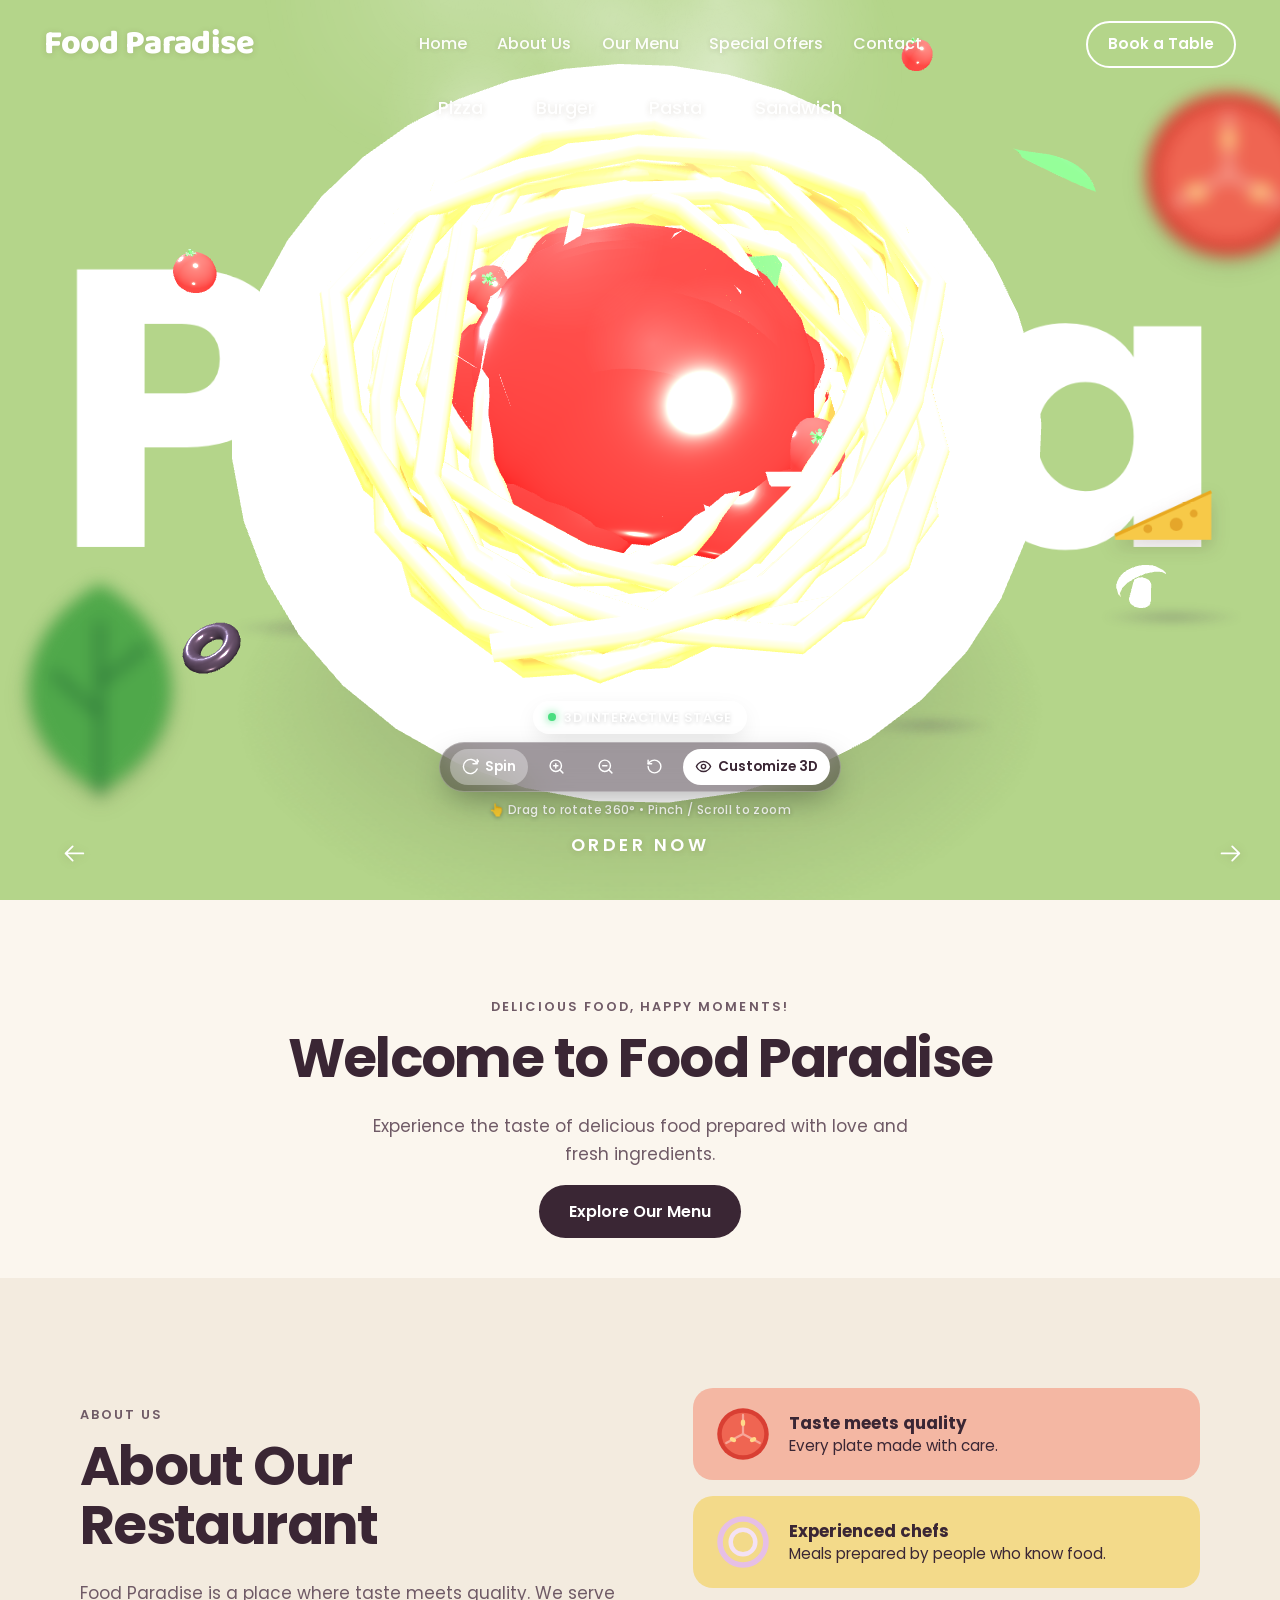
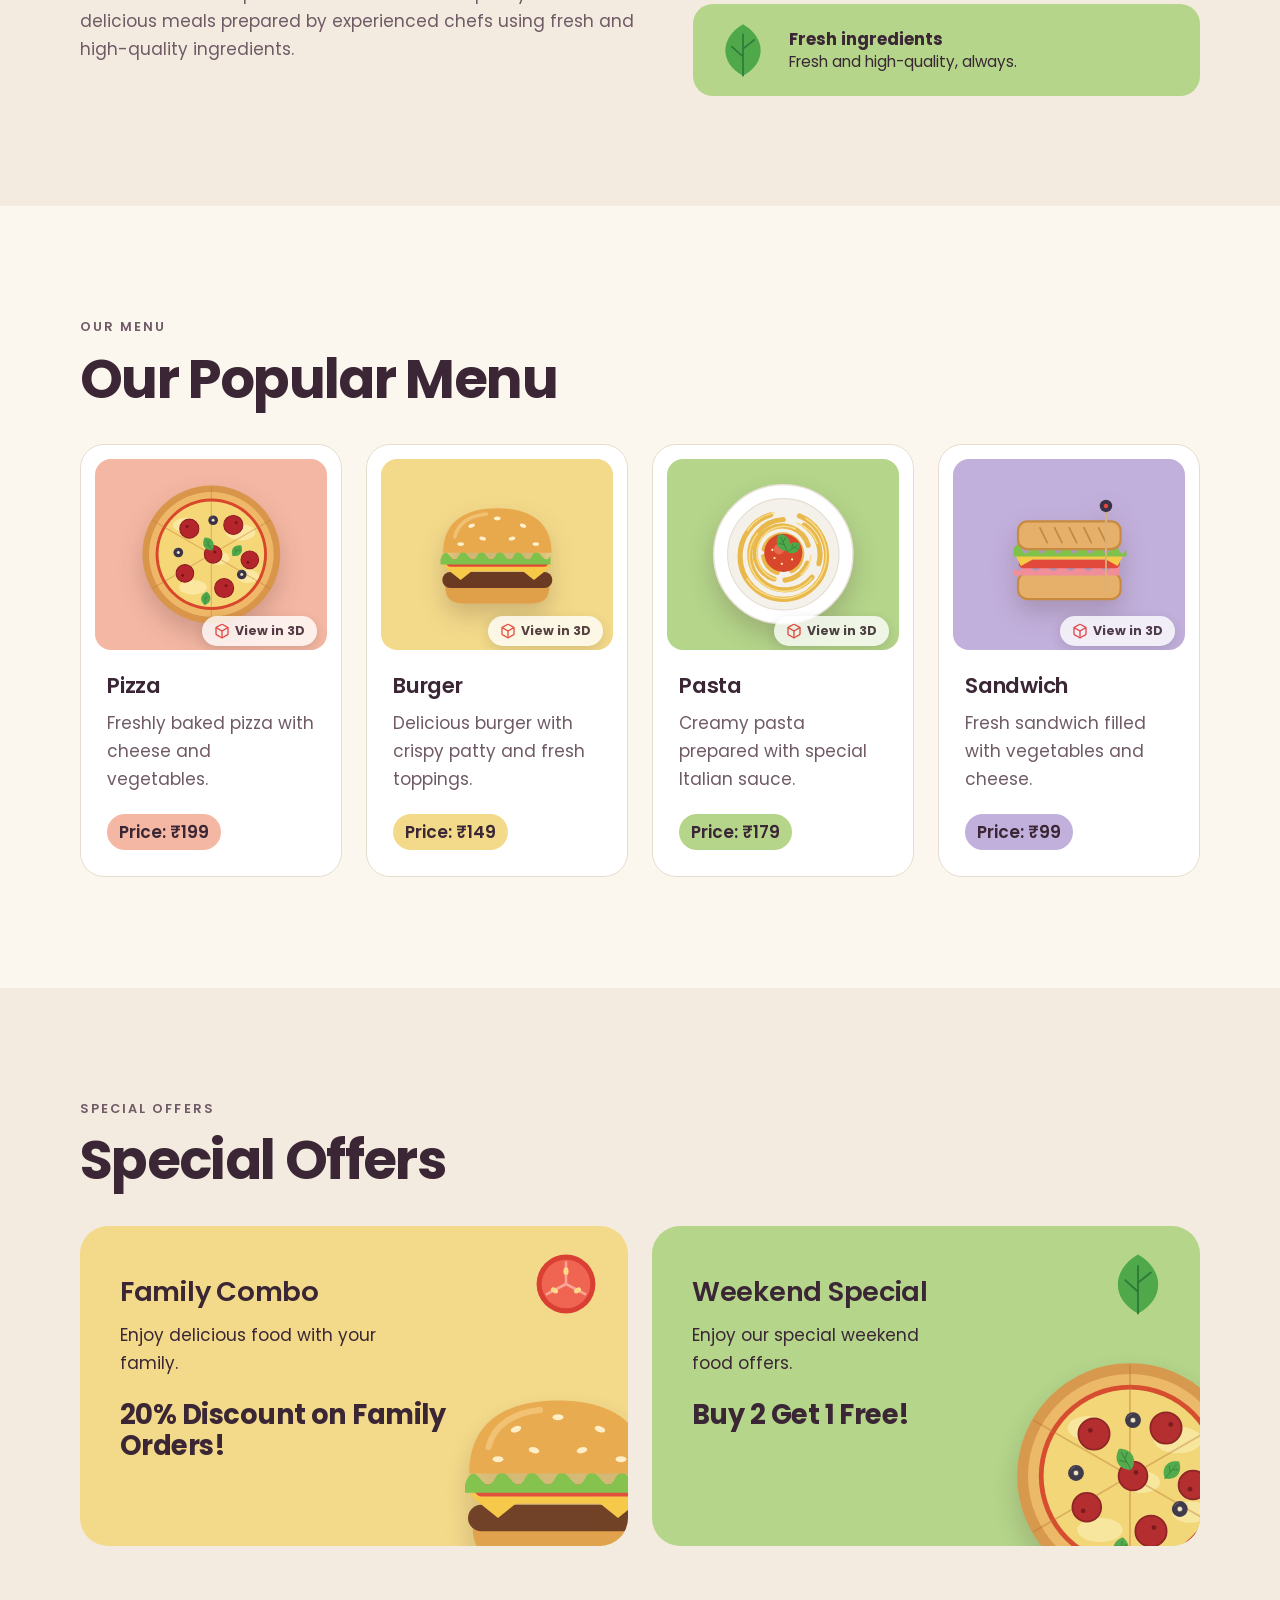
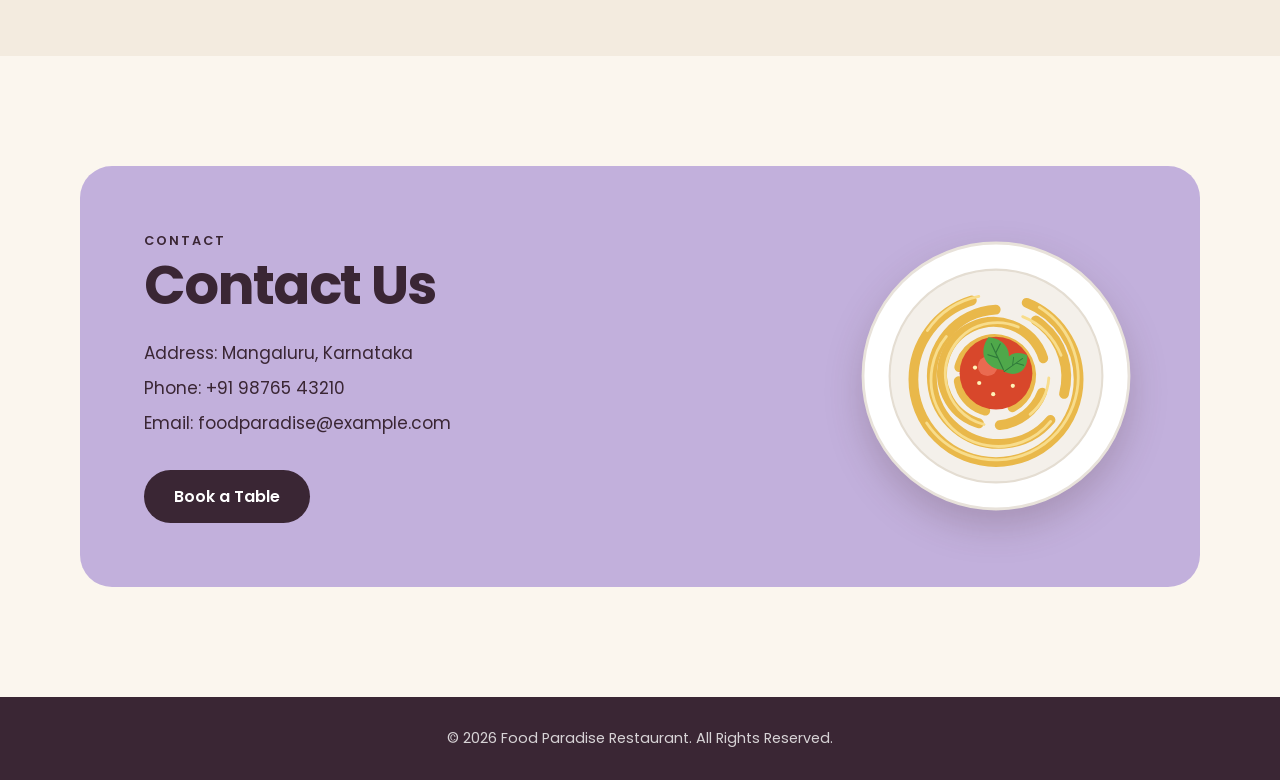
<file: index.html>
<!DOCTYPE html>
<html lang="en">
<head>
    <meta charset="UTF-8">
    <meta name="viewport" content="width=device-width, initial-scale=1.0">
    <title>Food Paradise Restaurant</title>

    <link rel="preconnect" href="https://fonts.googleapis.com">
    <link rel="preconnect" href="https://fonts.gstatic.com" crossorigin>
    <link href="https://fonts.googleapis.com/css2?family=Baloo+2:wght@800&family=Poppins:wght@500;600;700&display=swap" rel="stylesheet">
    <link rel="stylesheet" href="food style.css">
</head>
<body>

<!-- ============ Illustrations (drawn in SVG, reused everywhere) ============ -->
<svg width="0" height="0" style="position:absolute" aria-hidden="true" focusable="false">
  <defs>
    <!-- Ingredients -->
    <symbol id="i-tomato" viewBox="0 0 100 100">
      <circle cx="50" cy="50" r="46" fill="#d93f33"/><circle cx="50" cy="50" r="38" fill="#ef6552"/>
      <path d="M50 50V16M50 50L80 66M50 50L20 66" stroke="#f7a698" stroke-width="4" stroke-linecap="round"/>
      <g fill="#ffd98a"><ellipse cx="50" cy="30" rx="4" ry="6"/><ellipse cx="68" cy="60" rx="4" ry="6" transform="rotate(60 68 60)"/><ellipse cx="32" cy="60" rx="4" ry="6" transform="rotate(-60 32 60)"/></g>
    </symbol>
    <symbol id="i-leaf" viewBox="0 0 100 100">
      <path d="M50 4C92 28 92 74 50 96 8 74 8 28 50 4Z" fill="#4fa84a"/>
      <path d="M50 96V22M50 62L30 44M50 48L70 32" stroke="#2f7a3a" stroke-width="3" fill="none" stroke-linecap="round"/>
    </symbol>
    <symbol id="i-olive" viewBox="0 0 100 100">
      <circle cx="50" cy="50" r="44" fill="#3a3347"/><circle cx="50" cy="50" r="15" fill="#f3e9d0"/>
      <circle cx="50" cy="50" r="15" fill="none" stroke="#2a2434" stroke-width="3"/>
      <path d="M20 34a34 34 0 0 1 22-18" stroke="#6b5f80" stroke-width="5" fill="none" stroke-linecap="round"/>
    </symbol>
    <symbol id="i-cheese" viewBox="0 0 100 100">
      <path d="M6 74L94 34V78H6Z" fill="#f7c948"/><path d="M6 74L94 34" stroke="#e8a920" stroke-width="3"/>
      <g fill="#e5a62a"><circle cx="62" cy="64" r="6"/><circle cx="36" cy="68" r="4"/><circle cx="78" cy="54" r="3.5"/></g>
    </symbol>
    <symbol id="i-onion" viewBox="0 0 100 100">
      <circle cx="50" cy="50" r="41" fill="none" stroke="#e6bfe6" stroke-width="10"/>
      <circle cx="50" cy="50" r="22" fill="none" stroke="#f4e2f4" stroke-width="8"/>
    </symbol>
    <symbol id="i-chili" viewBox="0 0 100 100">
      <path d="M24 24C54 18 88 40 84 80 82 92 70 90 68 76 64 54 48 42 22 40Z" fill="#d9362f"/>
      <path d="M24 24l-10-10M24 24c-8 2-12 8-10 16" stroke="#3f8f3d" stroke-width="8" stroke-linecap="round" fill="none"/>
    </symbol>
    <symbol id="i-mushroom" viewBox="0 0 100 100">
      <path d="M8 54C8 22 30 8 50 8s42 14 42 46Z" fill="#c8a07a"/>
      <rect x="36" y="52" width="28" height="38" rx="12" fill="#f3e6d3"/>
      <g fill="#e2c6a4"><circle cx="34" cy="32" r="5"/><circle cx="62" cy="26" r="4"/><circle cx="72" cy="42" r="4"/></g>
    </symbol>
    <symbol id="i-pepperoni" viewBox="0 0 100 100">
      <circle cx="50" cy="50" r="44" fill="#b5262c"/><circle cx="50" cy="50" r="44" fill="none" stroke="#8f1c22" stroke-width="4"/>
      <g fill="#8f1c22"><circle cx="34" cy="38" r="5"/><circle cx="62" cy="34" r="4"/><circle cx="56" cy="62" r="5"/><circle cx="30" cy="62" r="4"/><circle cx="72" cy="56" r="3"/></g>
    </symbol>
    <symbol id="i-lettuce" viewBox="0 0 100 100">
      <path d="M50 6C65 4 74 14 84 18 96 26 90 40 94 52 98 66 84 76 78 84 68 96 54 90 50 96 40 90 30 96 20 84 12 76 2 66 6 52 8 40 4 26 16 18 26 14 36 4 50 6Z" fill="#8fd35a"/>
      <path d="M50 94V28M50 62L28 44M50 50L72 34" stroke="#5aa534" stroke-width="3" fill="none" stroke-linecap="round"/>
    </symbol>

    <!-- Dishes -->
    <symbol id="d-pizza" viewBox="0 0 400 400">
      <circle cx="200" cy="200" r="188" fill="#d9964b"/>
      <circle cx="200" cy="200" r="170" fill="#efb868"/>
      <circle cx="200" cy="200" r="152" fill="#d8472b"/>
      <circle cx="200" cy="200" r="144" fill="#f6d778"/>
      <g fill="#fbe7a0"><ellipse cx="130" cy="120" rx="34" ry="20"/><ellipse cx="280" cy="140" rx="40" ry="22"/><ellipse cx="300" cy="260" rx="30" ry="18"/><ellipse cx="150" cy="290" rx="38" ry="20"/><ellipse cx="220" cy="210" rx="30" ry="18"/></g>
      <path d="M200 200V14M200 200L361 107M200 200L361 293M200 200V386M200 200L39 293M200 200L39 107" stroke="#b9702f" stroke-opacity=".4" stroke-width="3"/>
      <g stroke="#8f1c22" stroke-width="3" fill="#b5262c">
        <circle cx="140" cy="130" r="26"/><circle cx="260" cy="120" r="26"/><circle cx="305" cy="215" r="24"/>
        <circle cx="235" cy="292" r="26"/><circle cx="128" cy="252" r="24"/><circle cx="205" cy="200" r="24"/>
      </g>
      <g fill="#7a1219"><circle cx="134" cy="124" r="4"/><circle cx="268" cy="114" r="4"/><circle cx="300" cy="222" r="4"/><circle cx="240" cy="286" r="4"/><circle cx="122" cy="258" r="4"/><circle cx="210" cy="194" r="4"/></g>
      <use href="#i-leaf" x="170" y="150" width="44" height="44" transform="rotate(-30 192 172)"/>
      <use href="#i-leaf" x="250" y="170" width="40" height="40" transform="rotate(40 270 190)"/>
      <use href="#i-leaf" x="165" y="300" width="40" height="40" transform="rotate(10 185 320)"/>
      <use href="#i-olive" x="95" y="180" width="30" height="30"/><use href="#i-olive" x="268" y="240" width="30" height="30"/>
      <use href="#i-olive" x="190" y="92" width="30" height="30"/>
    </symbol>

    <symbol id="d-burger" viewBox="0 0 400 400">
      <g transform="translate(0,-18)">
        <path d="M58 306H342Q342 352 296 352H104Q58 352 58 306Z" fill="#e0a04a"/>
        <rect x="50" y="266" width="300" height="44" rx="22" fill="#6b3a22"/>
        <path d="M52 248H348L330 264L300 288L270 264H130L100 288L70 264Z" fill="#f7c948"/>
        <rect x="62" y="232" width="276" height="20" rx="10" fill="#e2493a"/>
        <path d="M45 232q10-30 25-10t25 0 25 0 25 0 25 0 25 0 25 0 25 0 25 0 25 0 25 0 25 0V246H45Z" fill="#7fc24b"/>
        <path d="M52 214C52 124 118 92 200 92S348 124 348 214Z" fill="#e8a94d"/>
        <path d="M84 170C94 130 130 112 170 108" stroke="#f5cc84" stroke-width="10" fill="none" stroke-linecap="round" opacity=".7"/>
        <g fill="#fff1cc"><ellipse cx="130" cy="140" rx="9" ry="5" transform="rotate(-20 130 140)"/><ellipse cx="200" cy="120" rx="9" ry="5"/><ellipse cx="270" cy="140" rx="9" ry="5" transform="rotate(20 270 140)"/><ellipse cx="160" cy="175" rx="9" ry="5" transform="rotate(15 160 175)"/><ellipse cx="240" cy="175" rx="9" ry="5" transform="rotate(-15 240 175)"/><ellipse cx="100" cy="190" rx="9" ry="5"/><ellipse cx="305" cy="190" rx="9" ry="5"/></g>
      </g>
    </symbol>

    <symbol id="d-pasta" viewBox="0 0 400 400">
      <circle cx="200" cy="200" r="190" fill="#ffffff" stroke="#e8e2da" stroke-width="4"/>
      <circle cx="200" cy="200" r="152" fill="#f4f0ea" stroke="#e4ddd2" stroke-width="3"/>
      <g fill="none" stroke-linecap="round">
        <g stroke="#e9b84a" stroke-width="14">
          <circle cx="200" cy="205" r="118" stroke-dasharray="520 80 140 40"/>
          <circle cx="204" cy="198" r="96" stroke-dasharray="380 60 120 50" transform="rotate(40 200 200)"/>
          <circle cx="198" cy="204" r="74" stroke-dasharray="300 50 80 30" transform="rotate(110 200 200)"/>
          <circle cx="202" cy="200" r="52" stroke-dasharray="200 40 60 20" transform="rotate(200 200 200)"/>
        </g>
        <g stroke="#f8dd8c" stroke-width="4">
          <circle cx="200" cy="202" r="118" stroke-dasharray="260 140 90 90" transform="rotate(20 200 200)"/>
          <circle cx="204" cy="196" r="96" stroke-dasharray="200 120 80 100" transform="rotate(100 200 200)"/>
          <circle cx="198" cy="202" r="74" stroke-dasharray="160 90 60 70" transform="rotate(170 200 200)"/>
        </g>
      </g>
      <circle cx="200" cy="196" r="52" fill="#d8472b"/>
      <circle cx="188" cy="186" r="14" fill="#ea6a50"/>
      <g fill="#fff3b8"><circle cx="176" cy="210" r="3"/><circle cx="214" cy="178" r="3"/><circle cx="224" cy="214" r="3"/><circle cx="196" cy="226" r="3"/><circle cx="170" cy="188" r="3"/></g>
      <use href="#i-leaf" x="172" y="140" width="56" height="56" transform="rotate(-25 200 168)"/>
      <use href="#i-leaf" x="206" y="160" width="44" height="44" transform="rotate(55 228 182)"/>
    </symbol>

    <symbol id="d-sandwich" viewBox="0 0 400 400">
      <rect x="60" y="250" width="280" height="72" rx="26" fill="#e6b06a" stroke="#c88a3f" stroke-width="6"/>
      <path d="M48 238q12 14 24 0t24 0 24 0 24 0 24 0 24 0 24 0 24 0 24 0 24 0 24 0 24 0V258H48Z" fill="#f08e9a"/>
      <rect x="62" y="214" width="276" height="24" rx="12" fill="#e2493a"/>
      <path d="M50 198H350L332 232L300 214H100L68 232Z" fill="#f7c948"/>
      <path d="M48 186q11-24 22 0t22 0 22 0 22 0 22 0 22 0 22 0 22 0 22 0 22 0 22 0 22 0 22 0 22 0V206H48Z" fill="#7fc24b"/>
      <rect x="60" y="110" width="280" height="76" rx="26" fill="#e6b06a" stroke="#c88a3f" stroke-width="6"/>
      <g stroke="#a86a2a" stroke-width="5" stroke-linecap="round" opacity=".55"><path d="M120 128l20 40M160 128l20 40M200 128l20 40M240 128l20 40M280 128l20 40"/></g>
      <path d="M300 300V66" stroke="#d9b27a" stroke-width="5" stroke-linecap="round"/>
      <circle cx="300" cy="68" r="17" fill="#3a3347"/><circle cx="300" cy="68" r="6" fill="#e2493a"/>
    </symbol>
  </defs>
</svg>

    <!-- ===================== HEADER ===================== -->
    <header class="site-header" id="top">
        <a class="logo" href="#home" aria-label="Food Paradise, home">Food Paradise</a>

        <nav class="nav" aria-label="Main">
            <a href="#home">Home</a>
            <a href="#about">About Us</a>
            <a href="#menu">Our Menu</a>
            <a href="#special">Special Offers</a>
            <a href="#contact">Contact</a>
        </nav>

        <a class="head-cta" href="#contact">Book a Table</a>
        <button class="menu-btn" type="button" aria-label="Open menu" aria-expanded="false">
            <span></span><span></span><span></span>
        </button>
    </header>

    <main>

    <!-- ===================== HOME / HERO SLIDER ===================== -->
    <section id="home" class="hero" aria-label="Featured dishes">
        <h1 class="sr-only">Food Paradise: Delicious Food, Happy Moments!</h1>

        <div class="stage">

            <div class="slide" data-bg="#F4B7A3" data-word="Pizza" data-dish="d-pizza"
                 data-pieces="tomato,leaf,olive,mushroom,pepperoni,pepperoni,leaf">
                <div class="cap">
                    <b>Pizza</b>
                    <span>Freshly baked pizza with cheese and vegetables.</span>
                    <em>Price: ₹199</em>
                </div>
            </div>

            <div class="slide" data-bg="#F3DA8A" data-word="Burger" data-dish="d-burger"
                 data-pieces="tomato,lettuce,onion,cheese,olive,tomato,lettuce">
                <div class="cap">
                    <b>Burger</b>
                    <span>Delicious burger with crispy patty and fresh toppings.</span>
                    <em>Price: ₹149</em>
                </div>
            </div>

            <div class="slide" data-bg="#B4D58A" data-word="Pasta" data-dish="d-pasta"
                 data-pieces="tomato,leaf,chili,cheese,mushroom,leaf,tomato">
                <div class="cap">
                    <b>Pasta</b>
                    <span>Creamy pasta prepared with special Italian sauce.</span>
                    <em>Price: ₹179</em>
                </div>
            </div>

            <div class="slide" data-bg="#C2B0DC" data-word="Sandwich" data-dish="d-sandwich"
                 data-pieces="lettuce,tomato,cheese,olive,onion,cheese,lettuce">
                <div class="cap">
                    <b>Sandwich</b>
                    <span>Fresh sandwich filled with vegetables and cheese.</span>
                    <em>Price: ₹99</em>
                </div>
            </div>
        </div>

        <!-- Slider UI -->
        <div class="ui">
            <div class="tabs rise" style="--d:.33s" role="tablist" aria-label="Dishes">
                <button class="tab" type="button">Pizza</button>
                <button class="tab" type="button">Burger</button>
                <button class="tab" type="button">Pasta</button>
                <button class="tab" type="button">Sandwich</button>
                <span class="tab-line"></span>
            </div>

            <button class="arrow prev rise" style="--d:.49s" type="button" aria-label="Previous dish">
                <svg viewBox="0 0 28 28" fill="none" stroke="#fff" stroke-width="2" stroke-linecap="round" stroke-linejoin="round"><path d="M24 14H4M12 6l-8 8 8 8"/></svg>
            </button>
            <a class="order rise" style="--d:.57s" href="#menu">ORDER NOW</a>
            <button class="arrow next rise" style="--d:.65s" type="button" aria-label="Next dish">
                <svg viewBox="0 0 28 28" fill="none" stroke="#fff" stroke-width="2" stroke-linecap="round" stroke-linejoin="round"><path d="M4 14h20M16 6l8 8-8 8"/></svg>
            </button>
        </div>
    </section>

    <!-- ===================== WELCOME ===================== -->
    <section class="intro">
        <div class="wrap narrow">
            <p class="eyebrow">Delicious Food, Happy Moments!</p>
            <h2>Welcome to Food Paradise</h2>
            <p>Experience the taste of delicious food prepared with love and fresh ingredients.</p>
            <a class="btn" href="#menu"><button type="button">Explore Our Menu</button></a>
        </div>
    </section>

    <!-- ===================== ABOUT ===================== -->
    <section id="about" class="section alt">
        <div class="wrap about-grid">
            <div>
                <p class="eyebrow">About Us</p>
                <h2>About Our Restaurant</h2>
                <p>
                    Food Paradise is a place where taste meets quality.
                    We serve delicious meals prepared by experienced chefs
                    using fresh and high-quality ingredients.
                </p>
            </div>
            <ul class="chips">
                <li style="--c:#F4B7A3"><svg><use href="#i-tomato"/></svg><span><b>Taste meets quality</b>Every plate made with care.</span></li>
                <li style="--c:#F3DA8A"><svg><use href="#i-onion"/></svg><span><b>Experienced chefs</b>Meals prepared by people who know food.</span></li>
                <li style="--c:#B4D58A"><svg><use href="#i-leaf"/></svg><span><b>Fresh ingredients</b>Fresh and high-quality, always.</span></li>
            </ul>
        </div>
    </section>

    <!-- ===================== MENU ===================== -->
    <section id="menu" class="section">
        <div class="wrap">
            <p class="eyebrow">Our Menu</p>
            <h2>Our Popular Menu</h2>

            <div class="cards menu-cards">
                <div class="card" style="--c:#F4B7A3">
                    <div class="card-art"><svg class="dish"><use href="#d-pizza"/></svg></div>
                    <h3>Pizza</h3>
                    <p>Freshly baked pizza with cheese and vegetables.</p>
                    <p class="price">Price: ₹199</p>
                </div>

                <div class="card" style="--c:#F3DA8A">
                    <div class="card-art"><svg class="dish"><use href="#d-burger"/></svg></div>
                    <h3>Burger</h3>
                    <p>Delicious burger with crispy patty and fresh toppings.</p>
                    <p class="price">Price: ₹149</p>
                </div>

                <div class="card" style="--c:#B4D58A">
                    <div class="card-art"><svg class="dish"><use href="#d-pasta"/></svg></div>
                    <h3>Pasta</h3>
                    <p>Creamy pasta prepared with special Italian sauce.</p>
                    <p class="price">Price: ₹179</p>
                </div>

                <div class="card" style="--c:#C2B0DC">
                    <div class="card-art"><svg class="dish"><use href="#d-sandwich"/></svg></div>
                    <h3>Sandwich</h3>
                    <p>Fresh sandwich filled with vegetables and cheese.</p>
                    <p class="price">Price: ₹99</p>
                </div>
            </div>
        </div>
    </section>

    <!-- ===================== SPECIAL OFFERS ===================== -->
    <section id="special" class="section alt">
        <div class="wrap">
            <p class="eyebrow">Special Offers</p>
            <h2>Special Offers</h2>

            <div class="cards offer-cards">
                <div class="offer" style="--c:#F3DA8A">
                    <svg class="deco d1"><use href="#d-burger"/></svg>
                    <svg class="deco d2"><use href="#i-tomato"/></svg>
                    <h3>Family Combo</h3>
                    <p>Enjoy delicious food with your family.</p>
                    <p class="big">20% Discount on Family Orders!</p>
                </div>

                <div class="offer" style="--c:#B4D58A">
                    <svg class="deco d1"><use href="#d-pizza"/></svg>
                    <svg class="deco d2"><use href="#i-leaf"/></svg>
                    <h3>Weekend Special</h3>
                    <p>Enjoy our special weekend food offers.</p>
                    <p class="big">Buy 2 Get 1 Free!</p>
                </div>
            </div>
        </div>
    </section>

    <!-- ===================== CONTACT ===================== -->
    <section id="contact" class="section">
        <div class="wrap">
            <div class="contact-box">
                <div>
                    <p class="eyebrow">Contact</p>
                    <h2>Contact Us</h2>
                    <p>Address: Mangaluru, Karnataka</p>
                    <p>Phone: +91 98765 43210</p>
                    <p>Email: foodparadise@example.com</p>
                    <button type="button">Book a Table</button>
                </div>
                <svg class="contact-art" aria-hidden="true"><use href="#d-pasta"/></svg>
            </div>
        </div>
    </section>

    </main>

    <footer>
        <p>© 2026 Food Paradise Restaurant. All Rights Reserved.</p>
    </footer>

<script>
(() => {
  const $  = (s, r = document) => r.querySelector(s);
  const $$ = (s, r = document) => [...r.querySelectorAll(s)];
  const NS = 'http://www.w3.org/2000/svg';

  const hero   = $('#home');
  const slides = $$('.slide');
  const tabs   = $$('.tab');
  const line   = $('.tab-line');
  const header = $('.site-header');
  const RM     = matchMedia('(prefers-reduced-motion: reduce)').matches;

  const FW = 1440, FH = 900;
  const LAYERS = [['word', .40], ['shadow', .30], ['dish', .15], ['fruit', .55], ['corner', .75], ['cap', .15]];
  const FRUIT  = [[383,178,104,0],[960,232,118,0],[295,478,129,-8],[1247,455,123,15],[968,590,110,30]];
  const CORNER = [[-15,590,255,0],[1282,40,200,0]];
  const SHADOWS = [[345,650,170,24],[720,676,340,30],[1318,638,160,22],[1045,760,150,22]];

  const el = (tag, cls, css) => { const e = document.createElement(tag); if (cls) e.className = cls; if (css) e.style.cssText = css; return e; };
  const svgUse = (id) => {
    const s = document.createElementNS(NS, 'svg'); const u = document.createElementNS(NS, 'use');
    u.setAttribute('href', '#' + id); s.appendChild(u); return s;
  };

  /* ---------- Build each slide ---------- */
  slides.forEach(s => {
    s.style.background = s.dataset.bg;
    const cap = $('.cap', s);
    const frame = el('div', 'frame');
    s._l = {};
    LAYERS.forEach(([n]) => { s._l[n] = el('div', 'layer l-' + n); frame.appendChild(s._l[n]); });

    s._word = el('div', 'word'); s._word.textContent = s.dataset.word; s._l.word.appendChild(s._word);

    SHADOWS.forEach(([cx, cy, w, h]) =>
      s._l.shadow.appendChild(el('div', 'shadow', `left:${cx - w/2}px;top:${cy - h/2}px;width:${w}px;height:${h}px`)));

    const dish = el('div', 'dish-wrap', 'left:500px;top:222px;width:440px;height:440px');
    dish.appendChild(svgUse(s.dataset.dish)); s._l.dish.appendChild(dish);

    const ids = s.dataset.pieces.split(',');
    const mk = (id, [x, y, w, r], layer) => {
      const p = el('div', 'piece', `left:${x}px;top:${y}px;width:${w}px;height:${w}px`);
      const b = el('div', 'bob', `--r:${r}deg;--d:${(3.2 + Math.random() * 1.8).toFixed(2)}s;--dl:-${(Math.random() * 4).toFixed(2)}s`);
      b.appendChild(svgUse('i-' + id)); p.appendChild(b); layer.appendChild(p);
    };
    FRUIT.forEach((slot, i)  => mk(ids[i],     slot, s._l.fruit));
    CORNER.forEach((slot, i) => mk(ids[5 + i], slot, s._l.corner));

    s._l.cap.appendChild(cap);
    s.appendChild(frame); s._frame = frame;
  });

  /* ---------- Scaling + word fitting ---------- */
  const ctx = document.createElement('canvas').getContext('2d');
  const isMobile = () => innerWidth <= 820 || innerHeight > innerWidth;
  let u = 1;

  function fitWords() {
    ctx.font = '700 100px Poppins, sans-serif';
    slides.forEach(s => {
      const m = ctx.measureText(s.dataset.word);
      const ink = (m.actualBoundingBoxLeft + m.actualBoundingBoxRight) / 100;
      let F = 445, ls = .005;
      if (isMobile()) {
        const visW = Math.min(FW, innerWidth / u) * .92;
        if (ink * F > visW) { ls = -.035; F = Math.min(445, visW / ink); }
      } else if (ink * F > 1330) { ls = -.035; F = Math.min(445, 1400 / ink); }
      const base = 403.5 + .698 * F / 2;
      Object.assign(s._word.style, { fontSize: F + 'px', letterSpacing: ls + 'em', top: (base - .85 * F) + 'px' });
    });
  }

  function layout() {
    const vw = hero.clientWidth, vh = hero.clientHeight;
    const mobile = isMobile();
    u = mobile ? Math.min(vw / 640, (vh - 200) / 620) : Math.min(vw / FW, vh / FH);
    const fy = mobile ? 8 : 0;
    slides.forEach(s => {
      s._frame.style.transform = `translate(${vw / 2 - 720 * u}px, ${vh / 2 - 450 * u + fy}px) scale(${u})`;
    });
    fitWords(); moveLine(cur);
  }

  /* ---------- Tab underline ---------- */
  let cur = 0, busy = false;
  function moveLine(i) {
    const t = tabs[i]; if (!t) return;
    line.style.width = t.offsetWidth + 'px';
    line.style.transform = `translateX(${t.offsetLeft}px)`;
    tabs.forEach((b, k) => k === i ? b.setAttribute('aria-current', 'true') : b.removeAttribute('aria-current'));
  }

  /* ---------- Transition ---------- */
  const T = [0,.031,.134,.206,.278,.34,.412,.485,.546,.583,.62,.69,.79,.85,.93,1];
  const C = [0,.006,.012,.023,.047,.07,.105,.158,.246,.55,.825,.9,.94,.956,.975,1];
  const DUR = 970;
  const clamp = (v, a, b) => Math.min(b, Math.max(a, v));
  function cover(t) {
    for (let i = 0; i < T.length - 1; i++) if (t <= T[i + 1]) {
      const k = (t - T[i]) / (T[i + 1] - T[i]), s = k * k * (3 - 2 * k);
      return C[i] + (C[i + 1] - C[i]) * s;
    }
    return 1;
  }
  const show = (s, z) => { s.style.visibility = 'visible'; s.style.zIndex = z; };
  const reset = s => { s.style.clipPath = ''; LAYERS.forEach(([n]) => s._l[n].style.transform = ''); };

  function go(to, dir) {
    if (busy || to === cur) return;
    dir = dir || (to > cur ? 1 : -1);
    const A = slides[cur], B = slides[to];
    moveLine(to);
    window.dispatchEvent(new CustomEvent('dishChange', { detail: to }));

    if (RM) {
      A.style.visibility = 'hidden'; A.style.zIndex = 0;
      show(B, 2); cur = to; return;
    }

    busy = true;
    LAYERS.forEach(([n, f]) => B._l[n].style.transform = `translateX(${dir * f * FW}px)`);
    show(B, 1); A.style.zIndex = 2;
    const t0 = performance.now();

    (function step(now) {
      const t = (now - t0) / DUR;
      const c = cover(Math.min(t, 1));
      A.style.clipPath = dir > 0 ? `inset(0 ${c * 100}% 0 0)` : `inset(0 0 0 ${c * 100}%)`;
      const kk = clamp((t - .5) / .42, 0, 1), k = 1 - (1 - kk) * (1 - kk);
      LAYERS.forEach(([n, f]) => {
        A._l[n].style.transform = `translateX(${-dir * c * .14 * FW}px)`;
        B._l[n].style.transform = `translateX(${dir * (1 - k) * f * FW}px)`;
      });
      if (t < 1) return requestAnimationFrame(step);
      A.style.visibility = 'hidden'; A.style.zIndex = 0; reset(A); reset(B);
      B.style.zIndex = 2; cur = to; busy = false;
    })(t0);
  }

  const next = () => go((cur + 1) % slides.length, 1);
  const prev = () => go((cur - 1 + slides.length) % slides.length, -1);

  /* ---------- Controls ---------- */
  let lastUser = 0;
  const touch = () => lastUser = Date.now();
  tabs.forEach((t, i) => t.addEventListener('click', () => { touch(); go(i, i > cur ? 1 : -1); }));
  $('.arrow.next').addEventListener('click', () => { touch(); next(); });
  $('.arrow.prev').addEventListener('click', () => { touch(); prev(); });
  addEventListener('keydown', e => {
    if (e.key === 'ArrowRight') { touch(); next(); }
    if (e.key === 'ArrowLeft')  { touch(); prev(); }
  });

  let px = 0, py = 0, down = false;
  $('.stage').addEventListener('pointerdown', e => { px = e.clientX; py = e.clientY; down = true; });
  addEventListener('pointerup', e => {
    if (!down) return; down = false;
    const dx = e.clientX - px, dy = e.clientY - py;
    if (Math.abs(dx) > 45 && Math.abs(dx) > Math.abs(dy)) { touch(); dx < 0 ? next() : prev(); }
  });

  let inView = true;
  new IntersectionObserver(([e]) => inView = e.isIntersecting, { threshold: .3 }).observe(hero);
  setInterval(() => {
    if (!document.hidden && inView && Date.now() - lastUser > 6000) next();
  }, 4200);

  /* ---------- Header ---------- */
  const onScroll = () => header.classList.toggle('scrolled', scrollY > 40);
  addEventListener('scroll', onScroll, { passive: true }); onScroll();
  const mb = $('.menu-btn');
  mb.addEventListener('click', () => {
    const open = header.classList.toggle('open');
    mb.setAttribute('aria-expanded', open);
  });
  $$('.nav a').forEach(a => a.addEventListener('click', () => { header.classList.remove('open'); mb.setAttribute('aria-expanded', false); }));

  /* ---------- Start ---------- */
  show(slides[0], 2);
  addEventListener('resize', layout);
  layout();

  const start = () => {
    layout();
    if (!RM) LAYERS.forEach(([n, f]) =>
      slides[0]._l[n].animate(
        [{ transform: `translateX(${f * FW}px)` }, { transform: 'translateX(0)' }],
        { duration: 900, easing: 'cubic-bezier(.22,.8,.3,1)' }));
  };
  (document.fonts ? document.fonts.load('700 100px Poppins').then(() => document.fonts.ready) : Promise.resolve()).then(start, start);
})();
</script>

<!-- 3D WebGL Library & Food Paradise 3D Engine -->
<script src="three.min.js"></script>
<script src="food3d.js"></script>
</body>
</html>
</file>
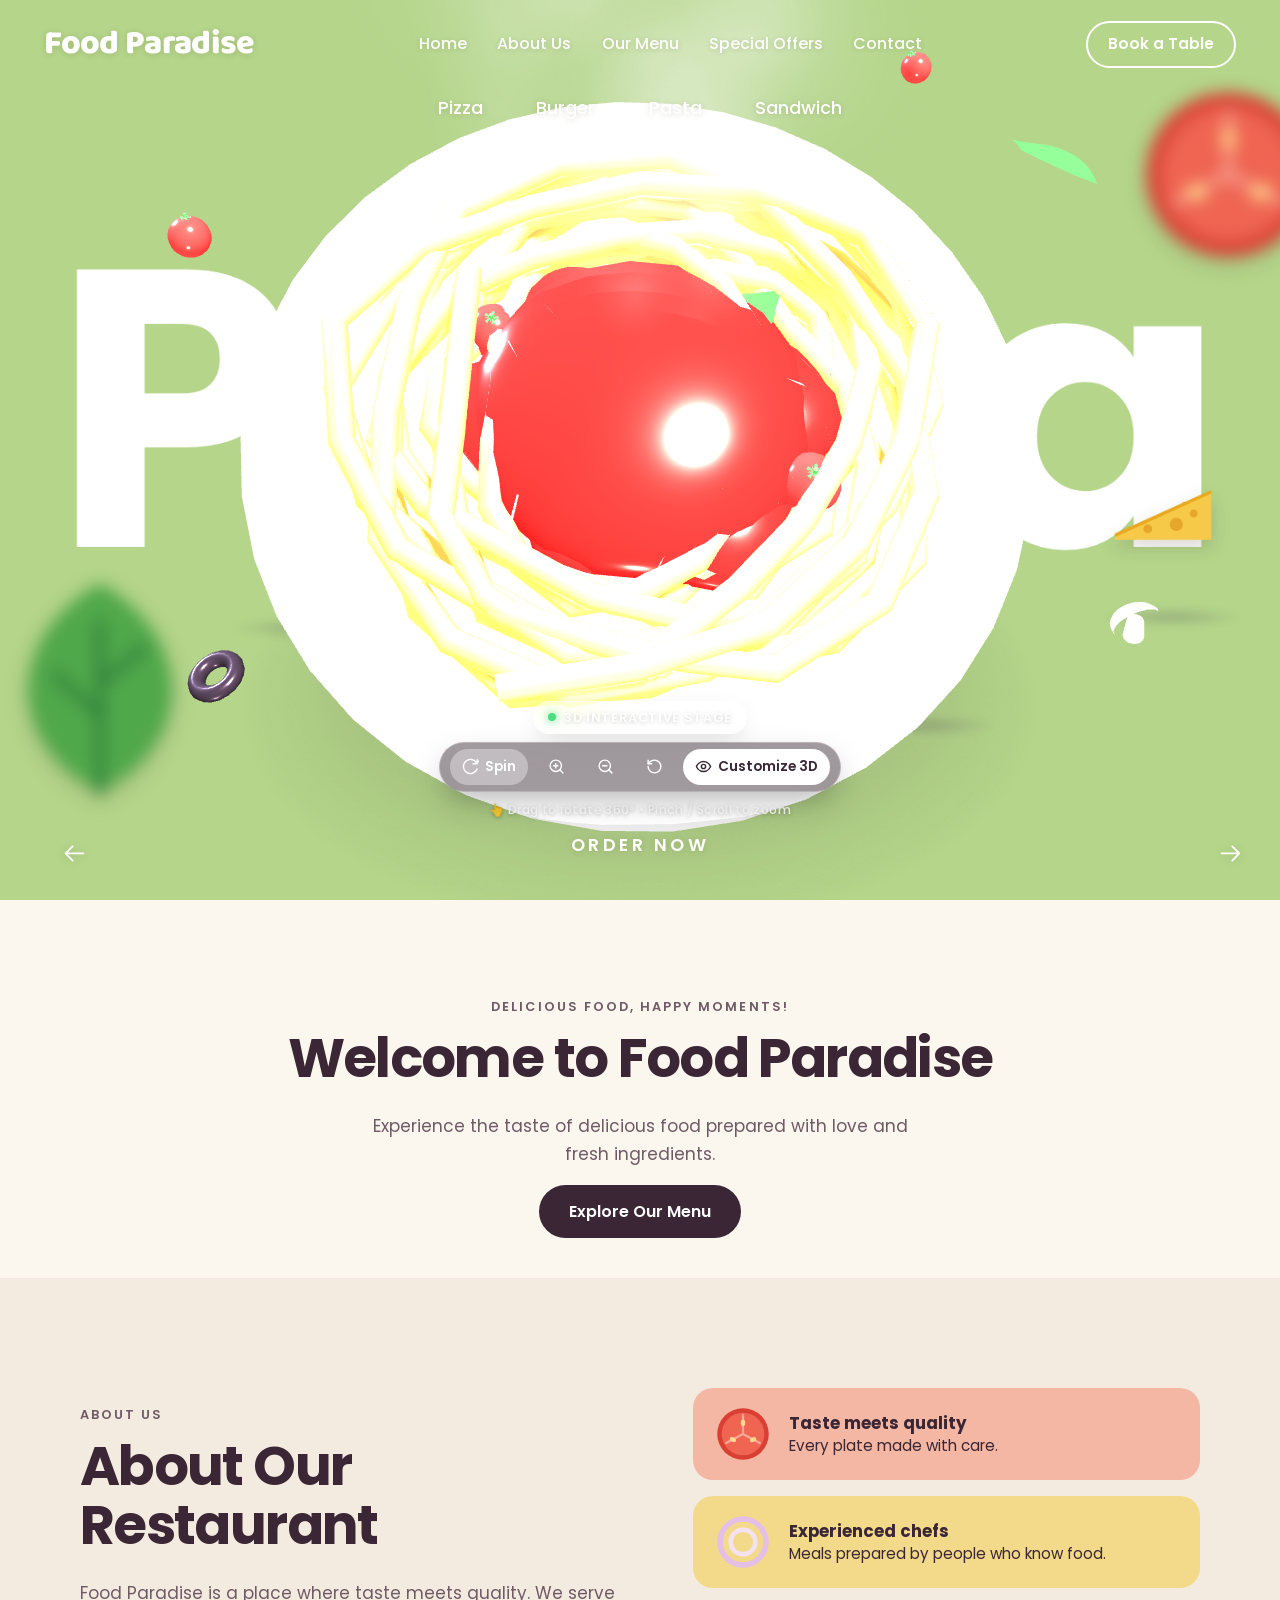
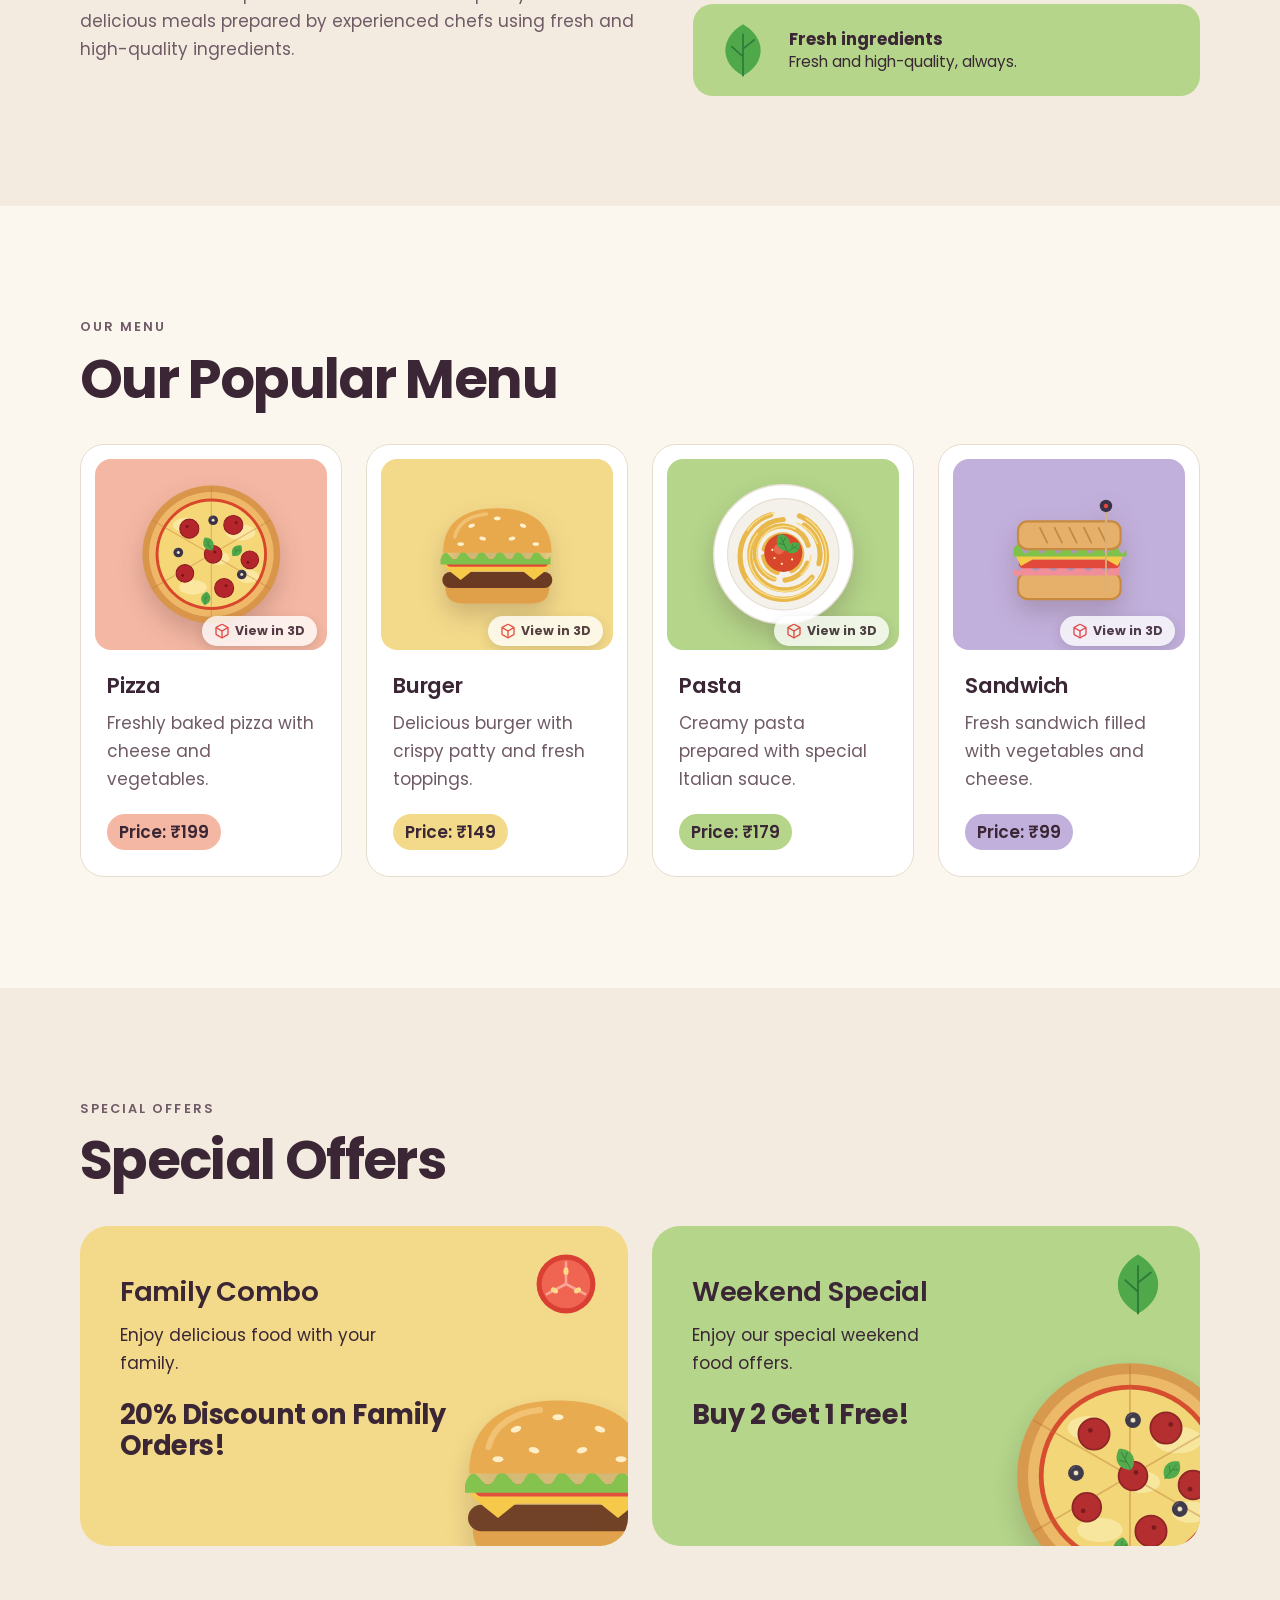
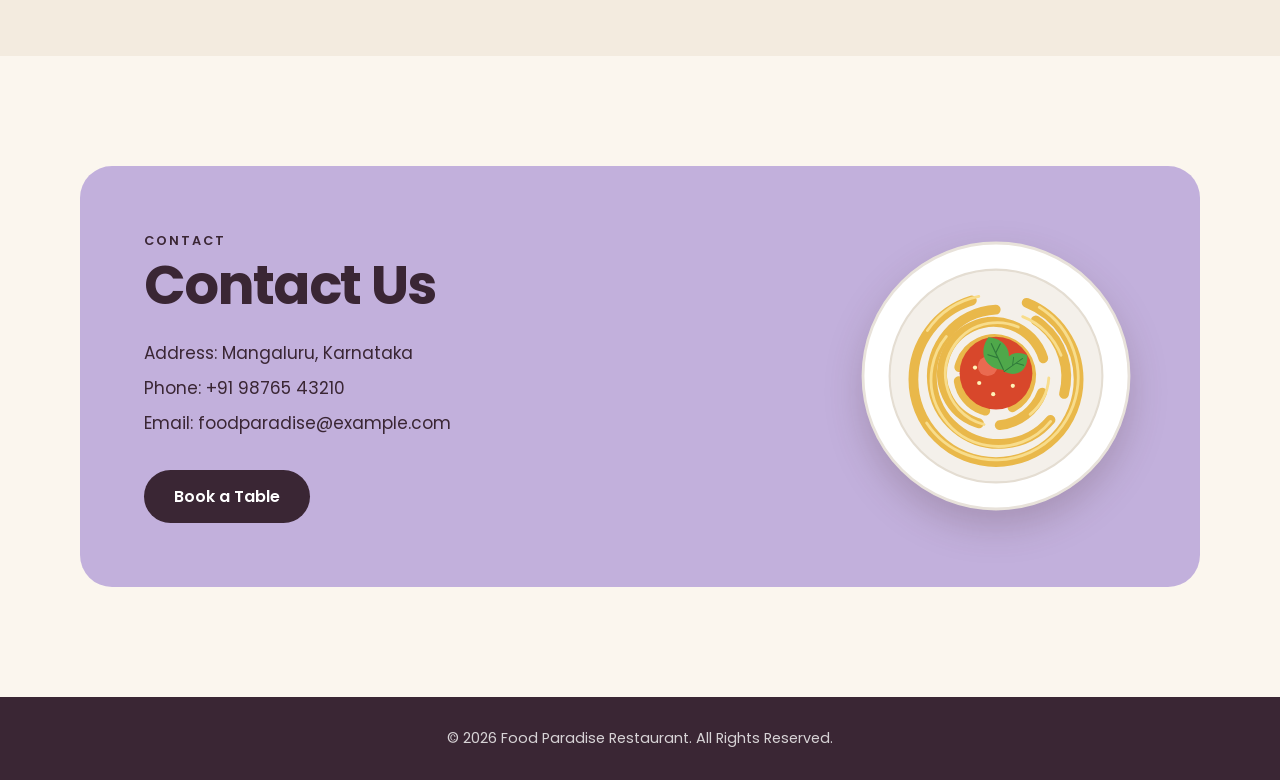
<file: food html.html>
<!DOCTYPE html>
<html lang="en">
<head>
    <meta charset="UTF-8">
    <meta name="viewport" content="width=device-width, initial-scale=1.0">
    <title>Food Paradise Restaurant</title>

    <link rel="preconnect" href="https://fonts.googleapis.com">
    <link rel="preconnect" href="https://fonts.gstatic.com" crossorigin>
    <link href="https://fonts.googleapis.com/css2?family=Baloo+2:wght@800&family=Poppins:wght@500;600;700&display=swap" rel="stylesheet">
    <link rel="stylesheet" href="food style.css">
</head>
<body>

<!-- ============ Illustrations (drawn in SVG, reused everywhere) ============ -->
<svg width="0" height="0" style="position:absolute" aria-hidden="true" focusable="false">
  <defs>
    <!-- Ingredients -->
    <symbol id="i-tomato" viewBox="0 0 100 100">
      <circle cx="50" cy="50" r="46" fill="#d93f33"/><circle cx="50" cy="50" r="38" fill="#ef6552"/>
      <path d="M50 50V16M50 50L80 66M50 50L20 66" stroke="#f7a698" stroke-width="4" stroke-linecap="round"/>
      <g fill="#ffd98a"><ellipse cx="50" cy="30" rx="4" ry="6"/><ellipse cx="68" cy="60" rx="4" ry="6" transform="rotate(60 68 60)"/><ellipse cx="32" cy="60" rx="4" ry="6" transform="rotate(-60 32 60)"/></g>
    </symbol>
    <symbol id="i-leaf" viewBox="0 0 100 100">
      <path d="M50 4C92 28 92 74 50 96 8 74 8 28 50 4Z" fill="#4fa84a"/>
      <path d="M50 96V22M50 62L30 44M50 48L70 32" stroke="#2f7a3a" stroke-width="3" fill="none" stroke-linecap="round"/>
    </symbol>
    <symbol id="i-olive" viewBox="0 0 100 100">
      <circle cx="50" cy="50" r="44" fill="#3a3347"/><circle cx="50" cy="50" r="15" fill="#f3e9d0"/>
      <circle cx="50" cy="50" r="15" fill="none" stroke="#2a2434" stroke-width="3"/>
      <path d="M20 34a34 34 0 0 1 22-18" stroke="#6b5f80" stroke-width="5" fill="none" stroke-linecap="round"/>
    </symbol>
    <symbol id="i-cheese" viewBox="0 0 100 100">
      <path d="M6 74L94 34V78H6Z" fill="#f7c948"/><path d="M6 74L94 34" stroke="#e8a920" stroke-width="3"/>
      <g fill="#e5a62a"><circle cx="62" cy="64" r="6"/><circle cx="36" cy="68" r="4"/><circle cx="78" cy="54" r="3.5"/></g>
    </symbol>
    <symbol id="i-onion" viewBox="0 0 100 100">
      <circle cx="50" cy="50" r="41" fill="none" stroke="#e6bfe6" stroke-width="10"/>
      <circle cx="50" cy="50" r="22" fill="none" stroke="#f4e2f4" stroke-width="8"/>
    </symbol>
    <symbol id="i-chili" viewBox="0 0 100 100">
      <path d="M24 24C54 18 88 40 84 80 82 92 70 90 68 76 64 54 48 42 22 40Z" fill="#d9362f"/>
      <path d="M24 24l-10-10M24 24c-8 2-12 8-10 16" stroke="#3f8f3d" stroke-width="8" stroke-linecap="round" fill="none"/>
    </symbol>
    <symbol id="i-mushroom" viewBox="0 0 100 100">
      <path d="M8 54C8 22 30 8 50 8s42 14 42 46Z" fill="#c8a07a"/>
      <rect x="36" y="52" width="28" height="38" rx="12" fill="#f3e6d3"/>
      <g fill="#e2c6a4"><circle cx="34" cy="32" r="5"/><circle cx="62" cy="26" r="4"/><circle cx="72" cy="42" r="4"/></g>
    </symbol>
    <symbol id="i-pepperoni" viewBox="0 0 100 100">
      <circle cx="50" cy="50" r="44" fill="#b5262c"/><circle cx="50" cy="50" r="44" fill="none" stroke="#8f1c22" stroke-width="4"/>
      <g fill="#8f1c22"><circle cx="34" cy="38" r="5"/><circle cx="62" cy="34" r="4"/><circle cx="56" cy="62" r="5"/><circle cx="30" cy="62" r="4"/><circle cx="72" cy="56" r="3"/></g>
    </symbol>
    <symbol id="i-lettuce" viewBox="0 0 100 100">
      <path d="M50 6C65 4 74 14 84 18 96 26 90 40 94 52 98 66 84 76 78 84 68 96 54 90 50 96 40 90 30 96 20 84 12 76 2 66 6 52 8 40 4 26 16 18 26 14 36 4 50 6Z" fill="#8fd35a"/>
      <path d="M50 94V28M50 62L28 44M50 50L72 34" stroke="#5aa534" stroke-width="3" fill="none" stroke-linecap="round"/>
    </symbol>

    <!-- Dishes -->
    <symbol id="d-pizza" viewBox="0 0 400 400">
      <circle cx="200" cy="200" r="188" fill="#d9964b"/>
      <circle cx="200" cy="200" r="170" fill="#efb868"/>
      <circle cx="200" cy="200" r="152" fill="#d8472b"/>
      <circle cx="200" cy="200" r="144" fill="#f6d778"/>
      <g fill="#fbe7a0"><ellipse cx="130" cy="120" rx="34" ry="20"/><ellipse cx="280" cy="140" rx="40" ry="22"/><ellipse cx="300" cy="260" rx="30" ry="18"/><ellipse cx="150" cy="290" rx="38" ry="20"/><ellipse cx="220" cy="210" rx="30" ry="18"/></g>
      <path d="M200 200V14M200 200L361 107M200 200L361 293M200 200V386M200 200L39 293M200 200L39 107" stroke="#b9702f" stroke-opacity=".4" stroke-width="3"/>
      <g stroke="#8f1c22" stroke-width="3" fill="#b5262c">
        <circle cx="140" cy="130" r="26"/><circle cx="260" cy="120" r="26"/><circle cx="305" cy="215" r="24"/>
        <circle cx="235" cy="292" r="26"/><circle cx="128" cy="252" r="24"/><circle cx="205" cy="200" r="24"/>
      </g>
      <g fill="#7a1219"><circle cx="134" cy="124" r="4"/><circle cx="268" cy="114" r="4"/><circle cx="300" cy="222" r="4"/><circle cx="240" cy="286" r="4"/><circle cx="122" cy="258" r="4"/><circle cx="210" cy="194" r="4"/></g>
      <use href="#i-leaf" x="170" y="150" width="44" height="44" transform="rotate(-30 192 172)"/>
      <use href="#i-leaf" x="250" y="170" width="40" height="40" transform="rotate(40 270 190)"/>
      <use href="#i-leaf" x="165" y="300" width="40" height="40" transform="rotate(10 185 320)"/>
      <use href="#i-olive" x="95" y="180" width="30" height="30"/><use href="#i-olive" x="268" y="240" width="30" height="30"/>
      <use href="#i-olive" x="190" y="92" width="30" height="30"/>
    </symbol>

    <symbol id="d-burger" viewBox="0 0 400 400">
      <g transform="translate(0,-18)">
        <path d="M58 306H342Q342 352 296 352H104Q58 352 58 306Z" fill="#e0a04a"/>
        <rect x="50" y="266" width="300" height="44" rx="22" fill="#6b3a22"/>
        <path d="M52 248H348L330 264L300 288L270 264H130L100 288L70 264Z" fill="#f7c948"/>
        <rect x="62" y="232" width="276" height="20" rx="10" fill="#e2493a"/>
        <path d="M45 232q10-30 25-10t25 0 25 0 25 0 25 0 25 0 25 0 25 0 25 0 25 0 25 0 25 0V246H45Z" fill="#7fc24b"/>
        <path d="M52 214C52 124 118 92 200 92S348 124 348 214Z" fill="#e8a94d"/>
        <path d="M84 170C94 130 130 112 170 108" stroke="#f5cc84" stroke-width="10" fill="none" stroke-linecap="round" opacity=".7"/>
        <g fill="#fff1cc"><ellipse cx="130" cy="140" rx="9" ry="5" transform="rotate(-20 130 140)"/><ellipse cx="200" cy="120" rx="9" ry="5"/><ellipse cx="270" cy="140" rx="9" ry="5" transform="rotate(20 270 140)"/><ellipse cx="160" cy="175" rx="9" ry="5" transform="rotate(15 160 175)"/><ellipse cx="240" cy="175" rx="9" ry="5" transform="rotate(-15 240 175)"/><ellipse cx="100" cy="190" rx="9" ry="5"/><ellipse cx="305" cy="190" rx="9" ry="5"/></g>
      </g>
    </symbol>

    <symbol id="d-pasta" viewBox="0 0 400 400">
      <circle cx="200" cy="200" r="190" fill="#ffffff" stroke="#e8e2da" stroke-width="4"/>
      <circle cx="200" cy="200" r="152" fill="#f4f0ea" stroke="#e4ddd2" stroke-width="3"/>
      <g fill="none" stroke-linecap="round">
        <g stroke="#e9b84a" stroke-width="14">
          <circle cx="200" cy="205" r="118" stroke-dasharray="520 80 140 40"/>
          <circle cx="204" cy="198" r="96" stroke-dasharray="380 60 120 50" transform="rotate(40 200 200)"/>
          <circle cx="198" cy="204" r="74" stroke-dasharray="300 50 80 30" transform="rotate(110 200 200)"/>
          <circle cx="202" cy="200" r="52" stroke-dasharray="200 40 60 20" transform="rotate(200 200 200)"/>
        </g>
        <g stroke="#f8dd8c" stroke-width="4">
          <circle cx="200" cy="202" r="118" stroke-dasharray="260 140 90 90" transform="rotate(20 200 200)"/>
          <circle cx="204" cy="196" r="96" stroke-dasharray="200 120 80 100" transform="rotate(100 200 200)"/>
          <circle cx="198" cy="202" r="74" stroke-dasharray="160 90 60 70" transform="rotate(170 200 200)"/>
        </g>
      </g>
      <circle cx="200" cy="196" r="52" fill="#d8472b"/>
      <circle cx="188" cy="186" r="14" fill="#ea6a50"/>
      <g fill="#fff3b8"><circle cx="176" cy="210" r="3"/><circle cx="214" cy="178" r="3"/><circle cx="224" cy="214" r="3"/><circle cx="196" cy="226" r="3"/><circle cx="170" cy="188" r="3"/></g>
      <use href="#i-leaf" x="172" y="140" width="56" height="56" transform="rotate(-25 200 168)"/>
      <use href="#i-leaf" x="206" y="160" width="44" height="44" transform="rotate(55 228 182)"/>
    </symbol>

    <symbol id="d-sandwich" viewBox="0 0 400 400">
      <rect x="60" y="250" width="280" height="72" rx="26" fill="#e6b06a" stroke="#c88a3f" stroke-width="6"/>
      <path d="M48 238q12 14 24 0t24 0 24 0 24 0 24 0 24 0 24 0 24 0 24 0 24 0 24 0 24 0V258H48Z" fill="#f08e9a"/>
      <rect x="62" y="214" width="276" height="24" rx="12" fill="#e2493a"/>
      <path d="M50 198H350L332 232L300 214H100L68 232Z" fill="#f7c948"/>
      <path d="M48 186q11-24 22 0t22 0 22 0 22 0 22 0 22 0 22 0 22 0 22 0 22 0 22 0 22 0 22 0 22 0V206H48Z" fill="#7fc24b"/>
      <rect x="60" y="110" width="280" height="76" rx="26" fill="#e6b06a" stroke="#c88a3f" stroke-width="6"/>
      <g stroke="#a86a2a" stroke-width="5" stroke-linecap="round" opacity=".55"><path d="M120 128l20 40M160 128l20 40M200 128l20 40M240 128l20 40M280 128l20 40"/></g>
      <path d="M300 300V66" stroke="#d9b27a" stroke-width="5" stroke-linecap="round"/>
      <circle cx="300" cy="68" r="17" fill="#3a3347"/><circle cx="300" cy="68" r="6" fill="#e2493a"/>
    </symbol>
  </defs>
</svg>

    <!-- ===================== HEADER ===================== -->
    <header class="site-header" id="top">
        <a class="logo" href="#home" aria-label="Food Paradise, home">Food Paradise</a>

        <nav class="nav" aria-label="Main">
            <a href="#home">Home</a>
            <a href="#about">About Us</a>
            <a href="#menu">Our Menu</a>
            <a href="#special">Special Offers</a>
            <a href="#contact">Contact</a>
        </nav>

        <a class="head-cta" href="#contact">Book a Table</a>
        <button class="menu-btn" type="button" aria-label="Open menu" aria-expanded="false">
            <span></span><span></span><span></span>
        </button>
    </header>

    <main>

    <!-- ===================== HOME / HERO SLIDER ===================== -->
    <section id="home" class="hero" aria-label="Featured dishes">
        <h1 class="sr-only">Food Paradise: Delicious Food, Happy Moments!</h1>

        <div class="stage">

            <div class="slide" data-bg="#F4B7A3" data-word="Pizza" data-dish="d-pizza"
                 data-pieces="tomato,leaf,olive,mushroom,pepperoni,pepperoni,leaf">
                <div class="cap">
                    <b>Pizza</b>
                    <span>Freshly baked pizza with cheese and vegetables.</span>
                    <em>Price: ₹199</em>
                </div>
            </div>

            <div class="slide" data-bg="#F3DA8A" data-word="Burger" data-dish="d-burger"
                 data-pieces="tomato,lettuce,onion,cheese,olive,tomato,lettuce">
                <div class="cap">
                    <b>Burger</b>
                    <span>Delicious burger with crispy patty and fresh toppings.</span>
                    <em>Price: ₹149</em>
                </div>
            </div>

            <div class="slide" data-bg="#B4D58A" data-word="Pasta" data-dish="d-pasta"
                 data-pieces="tomato,leaf,chili,cheese,mushroom,leaf,tomato">
                <div class="cap">
                    <b>Pasta</b>
                    <span>Creamy pasta prepared with special Italian sauce.</span>
                    <em>Price: ₹179</em>
                </div>
            </div>

            <div class="slide" data-bg="#C2B0DC" data-word="Sandwich" data-dish="d-sandwich"
                 data-pieces="lettuce,tomato,cheese,olive,onion,cheese,lettuce">
                <div class="cap">
                    <b>Sandwich</b>
                    <span>Fresh sandwich filled with vegetables and cheese.</span>
                    <em>Price: ₹99</em>
                </div>
            </div>
        </div>

        <!-- Slider UI -->
        <div class="ui">
            <div class="tabs rise" style="--d:.33s" role="tablist" aria-label="Dishes">
                <button class="tab" type="button">Pizza</button>
                <button class="tab" type="button">Burger</button>
                <button class="tab" type="button">Pasta</button>
                <button class="tab" type="button">Sandwich</button>
                <span class="tab-line"></span>
            </div>

            <button class="arrow prev rise" style="--d:.49s" type="button" aria-label="Previous dish">
                <svg viewBox="0 0 28 28" fill="none" stroke="#fff" stroke-width="2" stroke-linecap="round" stroke-linejoin="round"><path d="M24 14H4M12 6l-8 8 8 8"/></svg>
            </button>
            <a class="order rise" style="--d:.57s" href="#menu">ORDER NOW</a>
            <button class="arrow next rise" style="--d:.65s" type="button" aria-label="Next dish">
                <svg viewBox="0 0 28 28" fill="none" stroke="#fff" stroke-width="2" stroke-linecap="round" stroke-linejoin="round"><path d="M4 14h20M16 6l8 8-8 8"/></svg>
            </button>
        </div>
    </section>

    <!-- ===================== WELCOME ===================== -->
    <section class="intro">
        <div class="wrap narrow">
            <p class="eyebrow">Delicious Food, Happy Moments!</p>
            <h2>Welcome to Food Paradise</h2>
            <p>Experience the taste of delicious food prepared with love and fresh ingredients.</p>
            <a class="btn" href="#menu"><button type="button">Explore Our Menu</button></a>
        </div>
    </section>

    <!-- ===================== ABOUT ===================== -->
    <section id="about" class="section alt">
        <div class="wrap about-grid">
            <div>
                <p class="eyebrow">About Us</p>
                <h2>About Our Restaurant</h2>
                <p>
                    Food Paradise is a place where taste meets quality.
                    We serve delicious meals prepared by experienced chefs
                    using fresh and high-quality ingredients.
                </p>
            </div>
            <ul class="chips">
                <li style="--c:#F4B7A3"><svg><use href="#i-tomato"/></svg><span><b>Taste meets quality</b>Every plate made with care.</span></li>
                <li style="--c:#F3DA8A"><svg><use href="#i-onion"/></svg><span><b>Experienced chefs</b>Meals prepared by people who know food.</span></li>
                <li style="--c:#B4D58A"><svg><use href="#i-leaf"/></svg><span><b>Fresh ingredients</b>Fresh and high-quality, always.</span></li>
            </ul>
        </div>
    </section>

    <!-- ===================== MENU ===================== -->
    <section id="menu" class="section">
        <div class="wrap">
            <p class="eyebrow">Our Menu</p>
            <h2>Our Popular Menu</h2>

            <div class="cards menu-cards">
                <div class="card" style="--c:#F4B7A3">
                    <div class="card-art"><svg class="dish"><use href="#d-pizza"/></svg></div>
                    <h3>Pizza</h3>
                    <p>Freshly baked pizza with cheese and vegetables.</p>
                    <p class="price">Price: ₹199</p>
                </div>

                <div class="card" style="--c:#F3DA8A">
                    <div class="card-art"><svg class="dish"><use href="#d-burger"/></svg></div>
                    <h3>Burger</h3>
                    <p>Delicious burger with crispy patty and fresh toppings.</p>
                    <p class="price">Price: ₹149</p>
                </div>

                <div class="card" style="--c:#B4D58A">
                    <div class="card-art"><svg class="dish"><use href="#d-pasta"/></svg></div>
                    <h3>Pasta</h3>
                    <p>Creamy pasta prepared with special Italian sauce.</p>
                    <p class="price">Price: ₹179</p>
                </div>

                <div class="card" style="--c:#C2B0DC">
                    <div class="card-art"><svg class="dish"><use href="#d-sandwich"/></svg></div>
                    <h3>Sandwich</h3>
                    <p>Fresh sandwich filled with vegetables and cheese.</p>
                    <p class="price">Price: ₹99</p>
                </div>
            </div>
        </div>
    </section>

    <!-- ===================== SPECIAL OFFERS ===================== -->
    <section id="special" class="section alt">
        <div class="wrap">
            <p class="eyebrow">Special Offers</p>
            <h2>Special Offers</h2>

            <div class="cards offer-cards">
                <div class="offer" style="--c:#F3DA8A">
                    <svg class="deco d1"><use href="#d-burger"/></svg>
                    <svg class="deco d2"><use href="#i-tomato"/></svg>
                    <h3>Family Combo</h3>
                    <p>Enjoy delicious food with your family.</p>
                    <p class="big">20% Discount on Family Orders!</p>
                </div>

                <div class="offer" style="--c:#B4D58A">
                    <svg class="deco d1"><use href="#d-pizza"/></svg>
                    <svg class="deco d2"><use href="#i-leaf"/></svg>
                    <h3>Weekend Special</h3>
                    <p>Enjoy our special weekend food offers.</p>
                    <p class="big">Buy 2 Get 1 Free!</p>
                </div>
            </div>
        </div>
    </section>

    <!-- ===================== CONTACT ===================== -->
    <section id="contact" class="section">
        <div class="wrap">
            <div class="contact-box">
                <div>
                    <p class="eyebrow">Contact</p>
                    <h2>Contact Us</h2>
                    <p>Address: Mangaluru, Karnataka</p>
                    <p>Phone: +91 98765 43210</p>
                    <p>Email: foodparadise@example.com</p>
                    <button type="button">Book a Table</button>
                </div>
                <svg class="contact-art" aria-hidden="true"><use href="#d-pasta"/></svg>
            </div>
        </div>
    </section>

    </main>

    <footer>
        <p>© 2026 Food Paradise Restaurant. All Rights Reserved.</p>
    </footer>

<script>
(() => {
  const $  = (s, r = document) => r.querySelector(s);
  const $$ = (s, r = document) => [...r.querySelectorAll(s)];
  const NS = 'http://www.w3.org/2000/svg';

  const hero   = $('#home');
  const slides = $$('.slide');
  const tabs   = $$('.tab');
  const line   = $('.tab-line');
  const header = $('.site-header');
  const RM     = matchMedia('(prefers-reduced-motion: reduce)').matches;

  const FW = 1440, FH = 900;
  const LAYERS = [['word', .40], ['shadow', .30], ['dish', .15], ['fruit', .55], ['corner', .75], ['cap', .15]];
  const FRUIT  = [[383,178,104,0],[960,232,118,0],[295,478,129,-8],[1247,455,123,15],[968,590,110,30]];
  const CORNER = [[-15,590,255,0],[1282,40,200,0]];
  const SHADOWS = [[345,650,170,24],[720,676,340,30],[1318,638,160,22],[1045,760,150,22]];

  const el = (tag, cls, css) => { const e = document.createElement(tag); if (cls) e.className = cls; if (css) e.style.cssText = css; return e; };
  const svgUse = (id) => {
    const s = document.createElementNS(NS, 'svg'); const u = document.createElementNS(NS, 'use');
    u.setAttribute('href', '#' + id); s.appendChild(u); return s;
  };

  /* ---------- Build each slide ---------- */
  slides.forEach(s => {
    s.style.background = s.dataset.bg;
    const cap = $('.cap', s);
    const frame = el('div', 'frame');
    s._l = {};
    LAYERS.forEach(([n]) => { s._l[n] = el('div', 'layer l-' + n); frame.appendChild(s._l[n]); });

    s._word = el('div', 'word'); s._word.textContent = s.dataset.word; s._l.word.appendChild(s._word);

    SHADOWS.forEach(([cx, cy, w, h]) =>
      s._l.shadow.appendChild(el('div', 'shadow', `left:${cx - w/2}px;top:${cy - h/2}px;width:${w}px;height:${h}px`)));

    const dish = el('div', 'dish-wrap', 'left:500px;top:222px;width:440px;height:440px');
    dish.appendChild(svgUse(s.dataset.dish)); s._l.dish.appendChild(dish);

    const ids = s.dataset.pieces.split(',');
    const mk = (id, [x, y, w, r], layer) => {
      const p = el('div', 'piece', `left:${x}px;top:${y}px;width:${w}px;height:${w}px`);
      const b = el('div', 'bob', `--r:${r}deg;--d:${(3.2 + Math.random() * 1.8).toFixed(2)}s;--dl:-${(Math.random() * 4).toFixed(2)}s`);
      b.appendChild(svgUse('i-' + id)); p.appendChild(b); layer.appendChild(p);
    };
    FRUIT.forEach((slot, i)  => mk(ids[i],     slot, s._l.fruit));
    CORNER.forEach((slot, i) => mk(ids[5 + i], slot, s._l.corner));

    s._l.cap.appendChild(cap);
    s.appendChild(frame); s._frame = frame;
  });

  /* ---------- Scaling + word fitting ---------- */
  const ctx = document.createElement('canvas').getContext('2d');
  const isMobile = () => innerWidth <= 820 || innerHeight > innerWidth;
  let u = 1;

  function fitWords() {
    ctx.font = '700 100px Poppins, sans-serif';
    slides.forEach(s => {
      const m = ctx.measureText(s.dataset.word);
      const ink = (m.actualBoundingBoxLeft + m.actualBoundingBoxRight) / 100;
      let F = 445, ls = .005;
      if (isMobile()) {
        const visW = Math.min(FW, innerWidth / u) * .92;
        if (ink * F > visW) { ls = -.035; F = Math.min(445, visW / ink); }
      } else if (ink * F > 1330) { ls = -.035; F = Math.min(445, 1400 / ink); }
      const base = 403.5 + .698 * F / 2;
      Object.assign(s._word.style, { fontSize: F + 'px', letterSpacing: ls + 'em', top: (base - .85 * F) + 'px' });
    });
  }

  function layout() {
    const vw = hero.clientWidth, vh = hero.clientHeight;
    const mobile = isMobile();
    u = mobile ? Math.min(vw / 640, (vh - 200) / 620) : Math.min(vw / FW, vh / FH);
    const fy = mobile ? 8 : 0;
    slides.forEach(s => {
      s._frame.style.transform = `translate(${vw / 2 - 720 * u}px, ${vh / 2 - 450 * u + fy}px) scale(${u})`;
    });
    fitWords(); moveLine(cur);
  }

  /* ---------- Tab underline ---------- */
  let cur = 0, busy = false;
  function moveLine(i) {
    const t = tabs[i]; if (!t) return;
    line.style.width = t.offsetWidth + 'px';
    line.style.transform = `translateX(${t.offsetLeft}px)`;
    tabs.forEach((b, k) => k === i ? b.setAttribute('aria-current', 'true') : b.removeAttribute('aria-current'));
  }

  /* ---------- Transition ---------- */
  const T = [0,.031,.134,.206,.278,.34,.412,.485,.546,.583,.62,.69,.79,.85,.93,1];
  const C = [0,.006,.012,.023,.047,.07,.105,.158,.246,.55,.825,.9,.94,.956,.975,1];
  const DUR = 970;
  const clamp = (v, a, b) => Math.min(b, Math.max(a, v));
  function cover(t) {
    for (let i = 0; i < T.length - 1; i++) if (t <= T[i + 1]) {
      const k = (t - T[i]) / (T[i + 1] - T[i]), s = k * k * (3 - 2 * k);
      return C[i] + (C[i + 1] - C[i]) * s;
    }
    return 1;
  }
  const show = (s, z) => { s.style.visibility = 'visible'; s.style.zIndex = z; };
  const reset = s => { s.style.clipPath = ''; LAYERS.forEach(([n]) => s._l[n].style.transform = ''); };

  function go(to, dir) {
    if (busy || to === cur) return;
    dir = dir || (to > cur ? 1 : -1);
    const A = slides[cur], B = slides[to];
    moveLine(to);
    window.dispatchEvent(new CustomEvent('dishChange', { detail: to }));

    if (RM) {
      A.style.visibility = 'hidden'; A.style.zIndex = 0;
      show(B, 2); cur = to; return;
    }

    busy = true;
    LAYERS.forEach(([n, f]) => B._l[n].style.transform = `translateX(${dir * f * FW}px)`);
    show(B, 1); A.style.zIndex = 2;
    const t0 = performance.now();

    (function step(now) {
      const t = (now - t0) / DUR;
      const c = cover(Math.min(t, 1));
      A.style.clipPath = dir > 0 ? `inset(0 ${c * 100}% 0 0)` : `inset(0 0 0 ${c * 100}%)`;
      const kk = clamp((t - .5) / .42, 0, 1), k = 1 - (1 - kk) * (1 - kk);
      LAYERS.forEach(([n, f]) => {
        A._l[n].style.transform = `translateX(${-dir * c * .14 * FW}px)`;
        B._l[n].style.transform = `translateX(${dir * (1 - k) * f * FW}px)`;
      });
      if (t < 1) return requestAnimationFrame(step);
      A.style.visibility = 'hidden'; A.style.zIndex = 0; reset(A); reset(B);
      B.style.zIndex = 2; cur = to; busy = false;
    })(t0);
  }

  const next = () => go((cur + 1) % slides.length, 1);
  const prev = () => go((cur - 1 + slides.length) % slides.length, -1);

  /* ---------- Controls ---------- */
  let lastUser = 0;
  const touch = () => lastUser = Date.now();
  tabs.forEach((t, i) => t.addEventListener('click', () => { touch(); go(i, i > cur ? 1 : -1); }));
  $('.arrow.next').addEventListener('click', () => { touch(); next(); });
  $('.arrow.prev').addEventListener('click', () => { touch(); prev(); });
  addEventListener('keydown', e => {
    if (e.key === 'ArrowRight') { touch(); next(); }
    if (e.key === 'ArrowLeft')  { touch(); prev(); }
  });

  let px = 0, py = 0, down = false;
  $('.stage').addEventListener('pointerdown', e => { px = e.clientX; py = e.clientY; down = true; });
  addEventListener('pointerup', e => {
    if (!down) return; down = false;
    const dx = e.clientX - px, dy = e.clientY - py;
    if (Math.abs(dx) > 45 && Math.abs(dx) > Math.abs(dy)) { touch(); dx < 0 ? next() : prev(); }
  });

  let inView = true;
  new IntersectionObserver(([e]) => inView = e.isIntersecting, { threshold: .3 }).observe(hero);
  setInterval(() => {
    if (!document.hidden && inView && Date.now() - lastUser > 6000) next();
  }, 4200);

  /* ---------- Header ---------- */
  const onScroll = () => header.classList.toggle('scrolled', scrollY > 40);
  addEventListener('scroll', onScroll, { passive: true }); onScroll();
  const mb = $('.menu-btn');
  mb.addEventListener('click', () => {
    const open = header.classList.toggle('open');
    mb.setAttribute('aria-expanded', open);
  });
  $$('.nav a').forEach(a => a.addEventListener('click', () => { header.classList.remove('open'); mb.setAttribute('aria-expanded', false); }));

  /* ---------- Start ---------- */
  show(slides[0], 2);
  addEventListener('resize', layout);
  layout();

  const start = () => {
    layout();
    if (!RM) LAYERS.forEach(([n, f]) =>
      slides[0]._l[n].animate(
        [{ transform: `translateX(${f * FW}px)` }, { transform: 'translateX(0)' }],
        { duration: 900, easing: 'cubic-bezier(.22,.8,.3,1)' }));
  };
  (document.fonts ? document.fonts.load('700 100px Poppins').then(() => document.fonts.ready) : Promise.resolve()).then(start, start);
})();
</script>

<!-- 3D WebGL Library & Food Paradise 3D Engine -->
<script src="three.min.js"></script>
<script src="food3d.js"></script>
</body>
</html>
</file>
<file: food style.css>
/* ==========================================================
   Food Paradise: pastel slider style
   Fonts: Poppins (text) + Baloo 2 (logo), loaded in index.html
   ========================================================== */

:root {
  --ink: #3a2634;
  --ink-soft: #6f5a66;
  --cream: #fbf6ee;
  --cream-2: #f3ebdf;
  --line: #e6dccd;
  --n: clamp(0.5px, min(100vw / 1440, 100vh / 900), 1.3px);
  --font: "Poppins", system-ui, sans-serif;
}

@media (max-width: 820px), (orientation: portrait) {
  :root { --n: 1px; }
}

*, *::before, *::after { box-sizing: border-box; }

html { scroll-behavior: smooth; }

body {
  margin: 0;
  font-family: var(--font);
  font-size: 17px;
  line-height: 1.65;
  color: var(--ink);
  background: var(--cream);
  -webkit-font-smoothing: antialiased;
}

svg { display: block; }
a { color: inherit; }

.sr-only {
  position: absolute; width: 1px; height: 1px; margin: -1px; padding: 0;
  overflow: hidden; clip: rect(0 0 0 0); white-space: nowrap; border: 0;
}

/* ---------- Header ---------- */
.site-header {
  position: fixed;
  inset: 0 0 auto 0;
  z-index: 30;
  display: flex;
  align-items: center;
  justify-content: space-between;
  gap: calc(24 * var(--n));
  padding: calc(24 * var(--n)) calc(50 * var(--n));
  color: #fff;
  text-shadow: 0 1px 6px rgba(90, 70, 40, 0.18);
  transition: background 0.3s, padding 0.3s, box-shadow 0.3s;
}
.site-header.scrolled {
  background: rgba(58, 38, 52, 0.9);
  backdrop-filter: blur(10px);
  padding-block: calc(12 * var(--n));
  box-shadow: 0 6px 24px -12px rgba(0, 0, 0, 0.4);
}

.logo {
  font-family: "Baloo 2", cursive;
  font-weight: 800;
  font-size: calc(38 * var(--n));
  letter-spacing: -0.02em;
  line-height: 1;
  text-decoration: none;
  white-space: nowrap;
}

.nav { display: flex; gap: calc(34 * var(--n)); }
.nav a {
  font-weight: 500;
  font-size: calc(18 * var(--n));
  text-decoration: none;
  white-space: nowrap;
  opacity: 0.95;
  transition: opacity 0.2s;
}
.nav a:hover { opacity: 0.7; }

.head-cta {
  font-weight: 600;
  font-size: calc(17 * var(--n));
  text-decoration: none;
  white-space: nowrap;
  padding: calc(10 * var(--n)) calc(22 * var(--n));
  border: 2px solid #fff;
  border-radius: 999px;
  text-shadow: none;
  transition: background 0.2s, color 0.2s;
}
.head-cta:hover { background: #fff; color: var(--ink); }

.menu-btn {
  display: none;
  width: 44px; height: 44px;
  background: none; border: 0; cursor: pointer;
  flex-direction: column; justify-content: center; align-items: center; gap: 6px;
}
.menu-btn span { width: 24px; height: 2px; background: #fff; border-radius: 2px; }

/* ---------- Hero slider ---------- */
.hero {
  position: relative;
  height: 100vh;
  height: 100svh;
  overflow: hidden;
  background: #F4B7A3;
  color: #fff;
}

.stage {
  position: absolute;
  inset: 0;
  overflow: hidden;
  user-select: none;
  touch-action: pan-y;
}

.slide {
  position: absolute;
  inset: 0;
  overflow: hidden;
  visibility: hidden;
}

.frame {
  position: absolute;
  left: 0; top: 0;
  width: 1440px; height: 900px;
  transform-origin: 0 0;
}
.layer { position: absolute; inset: 0; will-change: transform; }

.word {
  position: absolute;
  left: 0;
  width: 1440px;
  text-align: center;
  font-family: var(--font);
  font-weight: 700;
  font-size: 445px;
  line-height: 1;
  white-space: nowrap;
  color: #fff;
}

.shadow {
  position: absolute;
  border-radius: 50%;
  background: radial-gradient(closest-side, rgba(60, 40, 80, 0.22), transparent);
  filter: blur(4px);
}

.dish-wrap { position: absolute; }
.dish-wrap svg { width: 100%; height: 100%; filter: drop-shadow(0 18px 22px rgba(60, 30, 30, 0.2)); }

.piece { position: absolute; }
.piece svg { width: 100%; height: 100%; filter: drop-shadow(0 8px 10px rgba(60, 30, 30, 0.18)); }
.l-corner .piece { filter: blur(9px); }

.bob { width: 100%; height: 100%; animation: bob var(--d, 4s) ease-in-out var(--dl, 0s) infinite alternate; }
@keyframes bob {
  from { transform: translateY(-7px) rotate(calc(var(--r, 0deg) - 3deg)); }
  to   { transform: translateY(7px)  rotate(calc(var(--r, 0deg) + 3deg)); }
}

/* caption under the dish */
.cap {
  position: absolute;
  left: 0; top: 700px;
  width: 1440px;
  text-align: center;
  text-shadow: 0 1px 6px rgba(90, 70, 40, 0.25);
}
.cap b   { display: block; font-size: 30px; font-weight: 600; line-height: 1.2; }
.cap span{ display: block; font-size: 18px; font-weight: 500; margin-top: 4px; }
.cap em  {
  display: inline-block; margin-top: 10px; font-style: normal; font-weight: 600; font-size: 18px;
  padding: 4px 18px; border: 2px solid #fff; border-radius: 999px;
}

/* ---------- Slider UI ---------- */
.ui { position: absolute; inset: 0; z-index: 10; pointer-events: none; }
.ui a, .ui button { pointer-events: auto; }

.tabs {
  position: absolute;
  left: 50%;
  top: calc(100 * var(--n));
  transform: translateX(-50%);
  display: flex;
  gap: calc(60 * var(--n));
}
.tab {
  background: none; border: 0; cursor: pointer; color: #fff;
  font-family: var(--font); font-weight: 500;
  font-size: calc(20 * var(--n));
  padding: calc(6 * var(--n)) 0;
  text-shadow: 0 1px 6px rgba(90, 70, 40, 0.18);
}
.tab-line {
  position: absolute;
  left: 0; bottom: calc(-2 * var(--n));
  height: 2px; width: 0;
  background: #fff; border-radius: 2px;
  transition: transform 0.6s cubic-bezier(0.65, 0, 0.35, 1), width 0.6s cubic-bezier(0.65, 0, 0.35, 1);
}

.order {
  position: absolute;
  left: 50%;
  bottom: calc(36 * var(--n));
  transform: translateX(-50%);
  padding: calc(10 * var(--n)) calc(16 * var(--n));
  font-weight: 600;
  font-size: calc(20 * var(--n));
  letter-spacing: 0.2em;
  text-decoration: none;
  color: #fff;
  text-shadow: 0 1px 6px rgba(90, 70, 40, 0.18);
}

.arrow {
  position: absolute;
  bottom: calc(30 * var(--n));
  width: calc(52 * var(--n)); height: calc(52 * var(--n));
  background: none; border: 0; cursor: pointer;
  display: grid; place-items: center;
  filter: drop-shadow(0 1px 4px rgba(90, 70, 40, 0.2));
  transition: transform 0.2s;
}
.arrow svg { width: calc(28 * var(--n)); height: calc(28 * var(--n)); }
.arrow.prev { left: calc(36 * var(--n)); }
.arrow.next { right: calc(36 * var(--n)); }
.arrow.prev:hover { transform: translateX(-3px); }
.arrow.next:hover { transform: translateX(3px); }

/* opening reveal (uses `translate` so the centring transforms stay intact) */
.rise { animation: rise 1s cubic-bezier(0.22, 0.8, 0.3, 1) var(--d, 0s) both; }
@keyframes rise {
  from { opacity: 0; translate: 0 14px; }
  to   { opacity: 1; translate: 0 0; }
}

/* ---------- Page sections ---------- */
.wrap { width: min(1120px, 100% - 48px); margin-inline: auto; }
.wrap.narrow { width: min(760px, 100% - 48px); }

.section { padding: 110px 0; }
.alt { background: var(--cream-2); }

.eyebrow {
  margin: 0 0 12px;
  font-size: 0.8rem;
  font-weight: 600;
  letter-spacing: 0.16em;
  text-transform: uppercase;
  color: var(--ink-soft);
}

h2 {
  margin: 0 0 0.45em;
  font-size: clamp(2rem, 4.4vw, 3.4rem);
  line-height: 1.08;
  letter-spacing: -0.03em;
  font-weight: 700;
}
h3 { margin: 0 0 6px; font-size: 1.35rem; letter-spacing: -0.01em; font-weight: 600; }
p  { margin: 0 0 1em; color: var(--ink-soft); }

button {
  font-family: var(--font);
  font-size: 1rem;
  font-weight: 600;
  color: #fff;
  background: var(--ink);
  border: 0;
  border-radius: 999px;
  padding: 14px 30px;
  cursor: pointer;
  transition: transform 0.2s, box-shadow 0.2s;
}
button:hover { transform: translateY(-2px); box-shadow: 0 12px 24px -12px rgba(58, 38, 52, 0.6); }
.hero button, .menu-btn, .arrow, .tab { box-shadow: none; }
.hero button:hover, .menu-btn:hover, .tab:hover { transform: none; box-shadow: none; }
.arrow:hover { box-shadow: none; }
.btn { text-decoration: none; display: inline-block; }
.btn button { pointer-events: none; }

/* Welcome */
.intro { padding: 96px 0 40px; text-align: center; }
.intro .wrap { display: flex; flex-direction: column; align-items: center; }
.intro p { max-width: 52ch; }

/* About */
.about-grid { display: grid; grid-template-columns: 1.1fr 1fr; gap: 56px; align-items: center; }
.about-grid p { max-width: 52ch; }
.chips { list-style: none; margin: 0; padding: 0; display: grid; gap: 16px; }
.chips li {
  display: flex; align-items: center; gap: 18px;
  background: var(--c); border-radius: 20px; padding: 18px 22px;
}
.chips svg { flex: none; width: 56px; height: 56px; }
.chips span { font-size: 0.95rem; color: var(--ink); line-height: 1.4; }
.chips b { display: block; font-size: 1.05rem; }

/* Cards */
.cards { display: grid; gap: 24px; margin-top: 36px; }
.menu-cards { grid-template-columns: repeat(auto-fit, minmax(240px, 1fr)); }

.card {
  background: #fff;
  border: 1px solid var(--line);
  border-radius: 24px;
  padding: 14px 14px 26px;
  transition: transform 0.25s, box-shadow 0.25s;
}
.card:hover { transform: translateY(-6px); box-shadow: 0 24px 40px -26px rgba(58, 38, 52, 0.45); }
.card h3, .card p { padding-inline: 12px; }
.card-art {
  background: var(--c);
  border-radius: 16px;
  display: grid; place-items: center;
  padding: 22px;
  margin-bottom: 18px;
}
.card-art .dish { width: 78%; max-width: 190px; aspect-ratio: 1; filter: drop-shadow(0 12px 12px rgba(60, 30, 30, 0.2)); }
.price {
  display: inline-block;
  margin: 4px 12px 0 !important;
  padding: 4px 16px;
  background: var(--c);
  color: var(--ink) !important;
  font-weight: 600;
  border-radius: 999px;
}

/* Offers */
.offer-cards { grid-template-columns: repeat(auto-fit, minmax(300px, 1fr)); }
.offer {
  position: relative;
  overflow: hidden;
  background: var(--c);
  border-radius: 28px;
  padding: 44px 40px 48px;
  min-height: 320px;
}
.offer h3 { font-size: 1.7rem; }
.offer p { color: var(--ink); max-width: 24ch; position: relative; }
.offer .big { font-size: 1.7rem; font-weight: 700; line-height: 1.15; letter-spacing: -0.02em; margin-top: 22px; }
.offer .deco { position: absolute; }
.offer .d1 { right: -50px; bottom: -50px; width: 240px; height: 240px; opacity: 0.95; filter: drop-shadow(0 14px 14px rgba(60, 30, 30, 0.2)); }
.offer .d2 { right: 30px; top: 26px; width: 64px; height: 64px; }

/* Contact */
.contact-box {
  position: relative;
  overflow: hidden;
  display: grid;
  grid-template-columns: 1fr auto;
  align-items: center;
  gap: 24px;
  background: #C2B0DC;
  border-radius: 32px;
  padding: 64px;
}
.contact-box p { color: var(--ink); margin-bottom: 0.4em; }
.contact-box button { margin-top: 26px; }
.contact-art { width: 280px; height: 280px; filter: drop-shadow(0 16px 18px rgba(60, 30, 30, 0.2)); }

/* Footer */
footer { background: var(--ink); color: #fff; text-align: center; padding: 30px 20px; }
footer p { margin: 0; color: rgba(255, 255, 255, 0.8); font-size: 0.9rem; }

/* ---------- Tablet / mobile ---------- */
@media (max-width: 960px) {
  .head-cta { display: none; }
  .about-grid { grid-template-columns: 1fr; gap: 36px; }
  .contact-box { grid-template-columns: 1fr; padding: 44px 32px; }
  .contact-art { width: 200px; height: 200px; justify-self: center; }
}

@media (max-width: 820px), (orientation: portrait) {
  .site-header { padding: 14px 20px; }
  .site-header.scrolled { padding-block: 10px; }
  .logo { font-size: 28px; }
  .menu-btn { display: flex; }

  .nav {
    display: none;
    position: absolute;
    top: 100%; left: 12px; right: 12px;
    flex-direction: column;
    gap: 0;
    padding: 10px;
    background: rgba(58, 38, 52, 0.96);
    border-radius: 18px;
  }
  .site-header.open .nav { display: flex; }
  .nav a { font-size: 17px; padding: 12px 14px; }

  .tabs { top: 66px; gap: 22px; }
  .tab { font-size: 15px; }
  .order { font-size: 15px; bottom: 22px; }
  .arrow { width: 48px; height: 48px; bottom: 12px; }
  .arrow svg { width: 24px; height: 24px; }
  .arrow.prev { left: 8px; }
  .arrow.next { right: 8px; }

  .section { padding: 72px 0; }
  .offer { padding: 34px 26px 40px; }
}

@media (prefers-reduced-motion: reduce) {
  html { scroll-behavior: auto; }
  .bob { animation: none; transform: rotate(var(--r, 0deg)); }
  .rise { animation: none; }
  .tab-line { transition: none; }
  .card, button { transition: none; }
}

/* ==========================================================
   3D WebGL Stage, 3D Cards & 3D Interactive UI
   ========================================================== */

/* Hide 2D SVG dish when 3D WebGL is loaded */
.dish-wrap {
  opacity: 0 !important;
  pointer-events: none !important;
}

/* Hero 3D WebGL Canvas */
.hero-3d-stage {
  position: absolute;
  inset: 0;
  width: 100%;
  height: 100%;
  z-index: 5;
  cursor: grab;
  touch-action: none;
}
.hero-3d-stage:active {
  cursor: grabbing;
}

/* Hero 3D Toolbar */
.hero-3d-toolbar {
  position: absolute;
  bottom: calc(90 * var(--n));
  left: 50%;
  transform: translateX(-50%);
  z-index: 12;
  display: flex;
  flex-direction: column;
  align-items: center;
  gap: 8px;
  pointer-events: none;
}

.hero-3d-badge {
  display: inline-flex;
  align-items: center;
  gap: 8px;
  background: rgba(255, 255, 255, 0.22);
  backdrop-filter: blur(12px);
  -webkit-backdrop-filter: blur(12px);
  border: 1px solid rgba(255, 255, 255, 0.45);
  border-radius: 999px;
  padding: 5px 14px;
  font-size: 0.8rem;
  font-weight: 600;
  letter-spacing: 0.05em;
  text-transform: uppercase;
  color: #fff;
  text-shadow: 0 1px 4px rgba(0, 0, 0, 0.2);
  box-shadow: 0 8px 24px -6px rgba(0, 0, 0, 0.15);
}

.hero-3d-badge .badge-dot {
  width: 8px;
  height: 8px;
  border-radius: 50%;
  background: #4ade80;
  box-shadow: 0 0 10px #4ade80;
  animation: pulse-dot 1.8s infinite;
}

@keyframes pulse-dot {
  0%, 100% { transform: scale(1); opacity: 1; }
  50% { transform: scale(1.3); opacity: 0.6; }
}

.hero-3d-actions {
  display: flex;
  align-items: center;
  gap: 8px;
  background: rgba(45, 30, 40, 0.45);
  backdrop-filter: blur(16px);
  -webkit-backdrop-filter: blur(16px);
  border: 1px solid rgba(255, 255, 255, 0.25);
  border-radius: 999px;
  padding: 6px 10px;
  box-shadow: 0 12px 32px -8px rgba(0, 0, 0, 0.35);
  pointer-events: auto;
}

.btn-3d-tool {
  background: transparent;
  border: 0;
  color: #fff;
  padding: 8px 12px;
  border-radius: 999px;
  display: inline-flex;
  align-items: center;
  gap: 6px;
  font-size: 0.85rem;
  font-weight: 600;
  cursor: pointer;
  transition: background 0.2s, transform 0.15s, color 0.2s;
  box-shadow: none !important;
}

.btn-3d-tool svg {
  width: 17px;
  height: 17px;
}

.btn-3d-tool:hover {
  background: rgba(255, 255, 255, 0.25);
  transform: translateY(-1px);
}

.btn-3d-tool.active {
  background: rgba(255, 255, 255, 0.35);
  color: #fff;
}

.btn-3d-inspect {
  background: #fff;
  color: var(--ink);
}
.btn-3d-inspect:hover {
  background: #fff;
  transform: translateY(-2px);
  box-shadow: 0 8px 20px rgba(0, 0, 0, 0.25) !important;
}

.hero-3d-hint {
  font-size: 0.76rem;
  font-weight: 500;
  color: rgba(255, 255, 255, 0.9);
  text-shadow: 0 1px 4px rgba(0, 0, 0, 0.3);
  letter-spacing: 0.03em;
}

/* 3D Card Depth & Specular Tilt */
.card, .offer, .contact-box, .chips li {
  position: relative;
  transform-style: preserve-3d;
  will-change: transform;
  transition: transform 0.15s ease-out, box-shadow 0.25s;
}

.card.is-tilting, .offer.is-tilting {
  transition: transform 0.05s linear;
}

.card-art {
  transform: translateZ(28px);
  transform-style: preserve-3d;
}

.card h3 {
  transform: translateZ(20px);
}

.card p {
  transform: translateZ(14px);
}

.card .price {
  transform: translateZ(22px);
}

/* Specular Glare Layer */
.card-3d-shine {
  position: absolute;
  inset: 0;
  border-radius: inherit;
  pointer-events: none;
  z-index: 5;
  transition: opacity 0.25s;
}

/* "View in 3D" button on menu cards */
.card-art {
  position: relative;
  overflow: hidden;
}

.card-3d-btn {
  position: absolute;
  bottom: 10px;
  right: 10px;
  background: rgba(255, 255, 255, 0.92);
  color: var(--ink);
  font-size: 0.78rem;
  font-weight: 700;
  padding: 6px 12px;
  border-radius: 999px;
  border: 0;
  display: inline-flex;
  align-items: center;
  gap: 5px;
  cursor: pointer;
  box-shadow: 0 4px 14px rgba(0, 0, 0, 0.15);
  transform: translateY(6px);
  opacity: 0.85;
  transition: transform 0.2s, opacity 0.2s, background 0.2s, box-shadow 0.2s;
}

.card:hover .card-3d-btn {
  transform: translateY(0);
  opacity: 1;
  background: #fff;
  box-shadow: 0 8px 20px rgba(0, 0, 0, 0.2);
}

.card-3d-btn svg {
  color: #e53935;
}

/* 3D Dish Inspector Modal */
.modal-3d-backdrop {
  position: fixed;
  inset: 0;
  z-index: 100;
  background: rgba(20, 15, 24, 0.75);
  backdrop-filter: blur(12px);
  -webkit-backdrop-filter: blur(12px);
  display: flex;
  align-items: center;
  justify-content: center;
  padding: 24px;
  opacity: 0;
  pointer-events: none;
  transition: opacity 0.3s cubic-bezier(0.16, 1, 0.3, 1);
}

.modal-3d-backdrop.active {
  opacity: 1;
  pointer-events: auto;
}

.modal-3d-dialog {
  position: relative;
  background: #fff;
  border-radius: 32px;
  max-width: 980px;
  width: 100%;
  overflow: hidden;
  box-shadow: 0 30px 80px -20px rgba(0, 0, 0, 0.6);
  transform: scale(0.92) translateY(20px);
  transition: transform 0.35s cubic-bezier(0.16, 1, 0.3, 1);
}

.modal-3d-backdrop.active .modal-3d-dialog {
  transform: scale(1) translateY(0);
}

.modal-3d-close {
  position: absolute;
  top: 20px;
  right: 20px;
  width: 44px;
  height: 44px;
  border-radius: 50%;
  background: rgba(0, 0, 0, 0.06);
  border: 0;
  color: var(--ink);
  font-size: 28px;
  line-height: 1;
  display: flex;
  align-items: center;
  justify-content: center;
  cursor: pointer;
  z-index: 10;
  transition: background 0.2s, transform 0.2s;
  box-shadow: none !important;
}

.modal-3d-close:hover {
  background: rgba(0, 0, 0, 0.12);
  transform: rotate(90deg);
}

.modal-3d-grid {
  display: grid;
  grid-template-columns: 1.15fr 1fr;
  min-height: 480px;
}

.modal-3d-canvas-wrap {
  position: relative;
  background: radial-gradient(circle at center, #fbf2ea 0%, #ecd8c9 100%);
  display: flex;
  align-items: center;
  justify-content: center;
  cursor: grab;
  touch-action: none;
}

.modal-3d-canvas-wrap:active {
  cursor: grabbing;
}

.modal-3d-canvas-wrap canvas {
  width: 100% !important;
  height: 100% !important;
  display: block;
}

.canvas-3d-hint {
  position: absolute;
  bottom: 16px;
  left: 50%;
  transform: translateX(-50%);
  background: rgba(255, 255, 255, 0.85);
  backdrop-filter: blur(8px);
  padding: 5px 14px;
  border-radius: 999px;
  font-size: 0.78rem;
  font-weight: 600;
  color: var(--ink);
  pointer-events: none;
  box-shadow: 0 4px 12px rgba(0, 0, 0, 0.08);
}

.modal-3d-sidebar {
  padding: 44px 38px;
  display: flex;
  flex-direction: column;
  justify-content: space-between;
}

.modal-tag {
  display: inline-block;
  background: #fdf2f0;
  color: #d32f2f;
  font-size: 0.76rem;
  font-weight: 700;
  text-transform: uppercase;
  letter-spacing: 0.1em;
  padding: 4px 12px;
  border-radius: 999px;
  margin-bottom: 10px;
}

.modal-3d-sidebar h2 {
  font-size: 2rem;
  margin-bottom: 8px;
  line-height: 1.15;
}

.modal-3d-sidebar p {
  font-size: 0.95rem;
  line-height: 1.55;
  margin-bottom: 18px;
}

.dish-specs {
  display: flex;
  gap: 12px;
  margin-bottom: 20px;
}

.spec-chip {
  background: var(--cream);
  border: 1px solid var(--line);
  padding: 8px 14px;
  border-radius: 12px;
  font-size: 0.82rem;
  color: var(--ink);
}

.spec-chip b {
  display: block;
  font-size: 0.88rem;
}

.topping-customizer h4 {
  margin: 0 0 10px;
  font-size: 1rem;
  font-weight: 600;
  color: var(--ink);
}

.topping-options {
  display: grid;
  grid-template-columns: 1fr 1fr;
  gap: 10px;
  margin-bottom: 24px;
}

.topping-item {
  display: flex;
  align-items: center;
  gap: 10px;
  font-size: 0.84rem;
  font-weight: 500;
  cursor: pointer;
  background: #faf6f0;
  border: 1px solid var(--line);
  padding: 8px 12px;
  border-radius: 12px;
  transition: border-color 0.2s, background 0.2s;
}

.topping-item:hover {
  background: #f4ecdf;
}

.topping-item input {
  display: none;
}

.topping-item .chk-box {
  width: 18px;
  height: 18px;
  border: 2px solid #c2b5a6;
  border-radius: 6px;
  display: grid;
  place-items: center;
  transition: all 0.2s;
}

.topping-item input:checked + .chk-box {
  background: #2e7d32;
  border-color: #2e7d32;
}

.topping-item input:checked + .chk-box::after {
  content: '✓';
  color: #fff;
  font-size: 12px;
  font-weight: bold;
}

.modal-price-bar {
  display: flex;
  align-items: center;
  justify-content: space-between;
  border-top: 1px solid var(--line);
  padding-top: 20px;
}

.price-label {
  display: block;
  font-size: 0.8rem;
  color: var(--ink-soft);
  text-transform: uppercase;
  font-weight: 600;
}

.price-val {
  font-size: 1.8rem;
  font-weight: 800;
  color: var(--ink);
}

.btn-order-modal {
  background: #e53935;
  color: #fff;
  padding: 12px 28px;
  border-radius: 999px;
  font-size: 1rem;
  font-weight: 700;
  cursor: pointer;
  border: 0;
  transition: background 0.2s, transform 0.2s, box-shadow 0.2s;
}

.btn-order-modal:hover {
  background: #c62828;
  transform: translateY(-2px);
  box-shadow: 0 10px 24px -6px rgba(229, 57, 53, 0.5) !important;
}

/* 3D Order Toast */
.order-toast-3d {
  position: fixed;
  bottom: 30px;
  right: 30px;
  z-index: 120;
  transform: translateY(100px) scale(0.9);
  opacity: 0;
  pointer-events: none;
  transition: transform 0.4s cubic-bezier(0.16, 1, 0.3, 1), opacity 0.4s;
}

.order-toast-3d.show {
  transform: translateY(0) scale(1);
  opacity: 1;
  pointer-events: auto;
}

.toast-3d-card {
  display: flex;
  align-items: center;
  gap: 16px;
  background: #fff;
  border-radius: 20px;
  padding: 18px 24px;
  box-shadow: 0 20px 50px -10px rgba(58, 38, 52, 0.35);
  border: 1px solid rgba(0, 0, 0, 0.08);
  max-width: 420px;
}

.toast-icon {
  font-size: 2rem;
  background: #fdf2f0;
  width: 52px;
  height: 52px;
  border-radius: 16px;
  display: grid;
  place-items: center;
  flex: none;
}

.toast-body h3 {
  margin: 0 0 2px;
  font-size: 1.1rem;
  color: var(--ink);
}

.toast-body p {
  margin: 0;
  font-size: 0.88rem;
  color: var(--ink-soft);
}

.toast-close {
  background: none;
  border: 0;
  font-size: 24px;
  color: var(--ink-soft);
  cursor: pointer;
  padding: 0 4px;
  margin-left: auto;
  box-shadow: none !important;
}

/* 3D Confetti Particle */
.confetti-particle {
  position: fixed;
  width: 10px;
  height: 16px;
  z-index: 150;
  border-radius: 3px;
  pointer-events: none;
  animation: confetti-fall linear forwards;
}

@keyframes confetti-fall {
  0% {
    transform: translateY(0) rotateX(0deg) rotateY(0deg) rotateZ(0deg);
    opacity: 1;
  }
  100% {
    transform: translateY(105vh) rotateX(720deg) rotateY(1080deg) rotateZ(360deg);
    opacity: 0;
  }
}

/* Mobile responsive for 3D elements */
@media (max-width: 820px) {
  .hero-3d-toolbar {
    bottom: calc(65 * var(--n));
    gap: 6px;
  }
  .hero-3d-badge {
    font-size: 0.72rem;
    padding: 4px 10px;
  }
  .btn-3d-tool {
    padding: 6px 10px;
    font-size: 0.78rem;
  }
  .btn-3d-tool .btn-text {
    display: none;
  }
  .modal-3d-grid {
    grid-template-columns: 1fr;
  }
  .modal-3d-canvas-wrap {
    height: 280px;
  }
  .modal-3d-sidebar {
    padding: 24px 20px;
  }
  .modal-3d-sidebar h2 {
    font-size: 1.5rem;
  }
  .topping-options {
    grid-template-columns: 1fr;
  }
}
</file>
